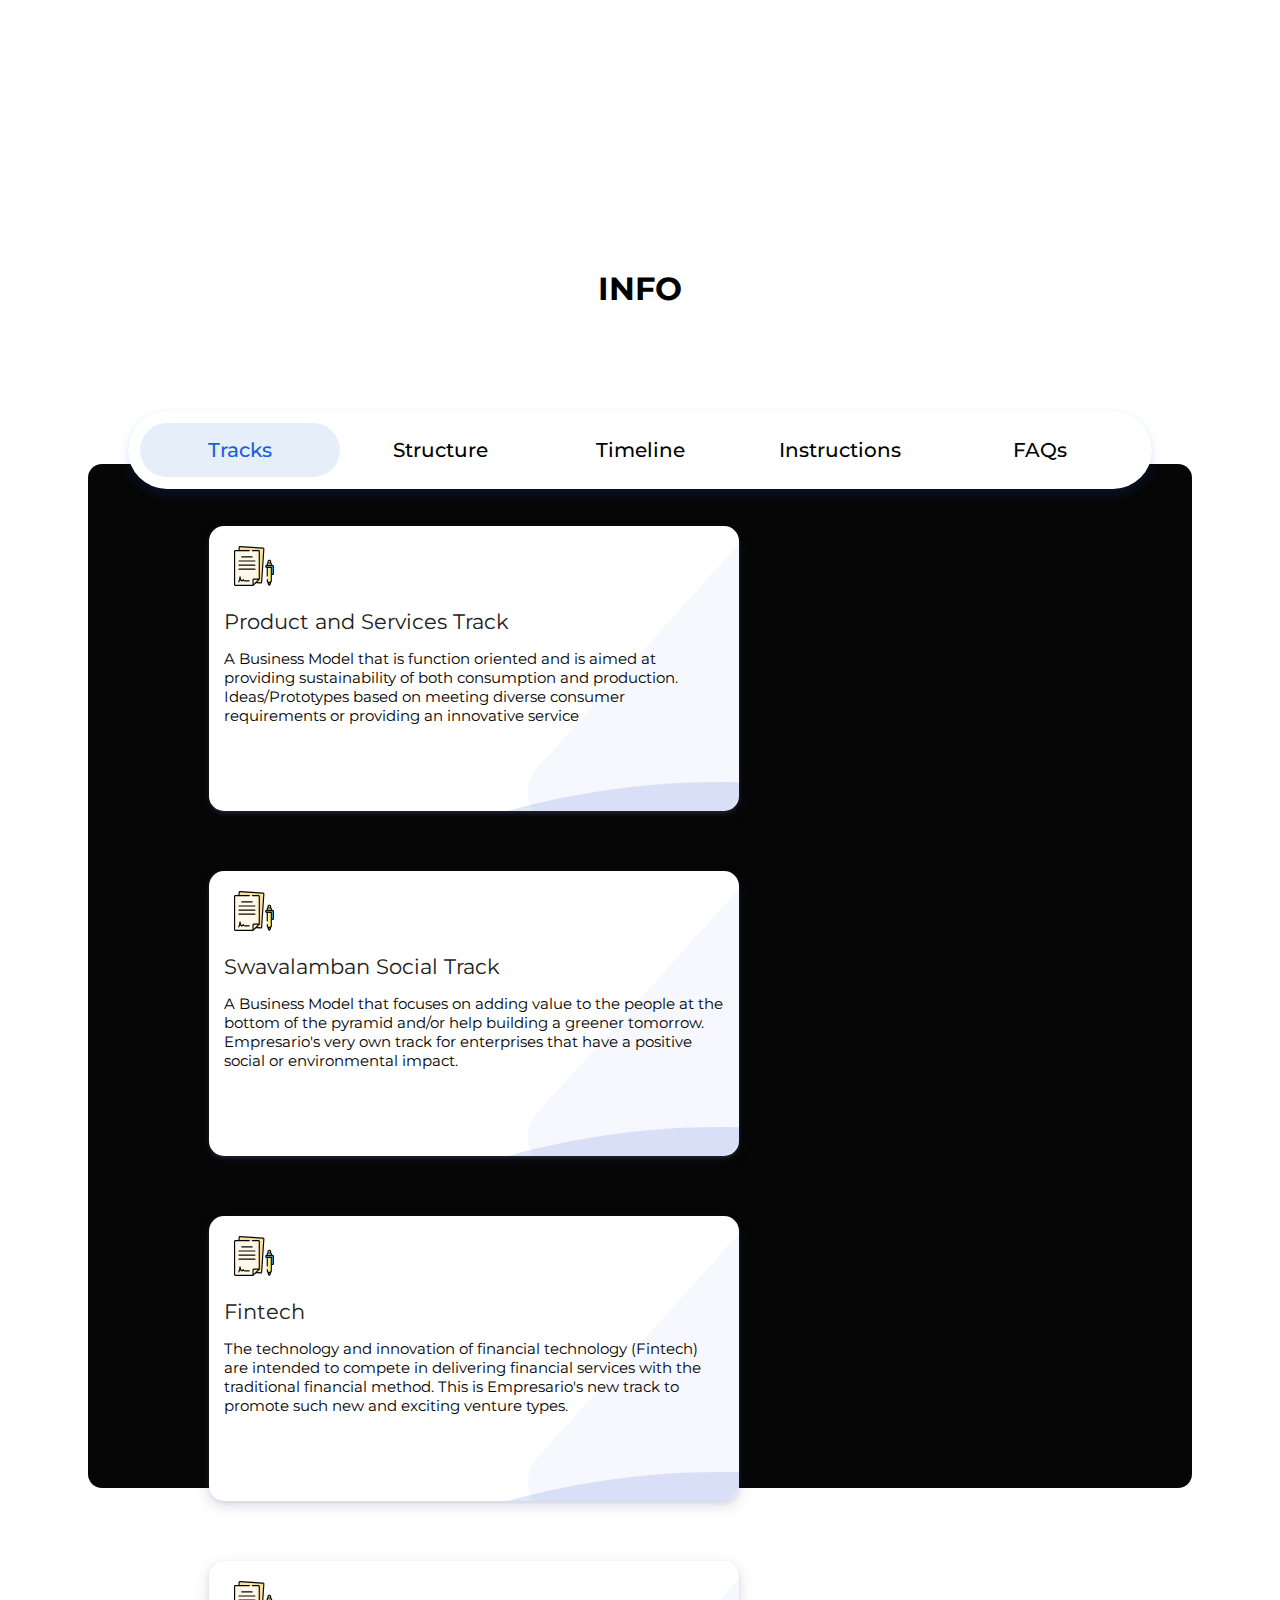
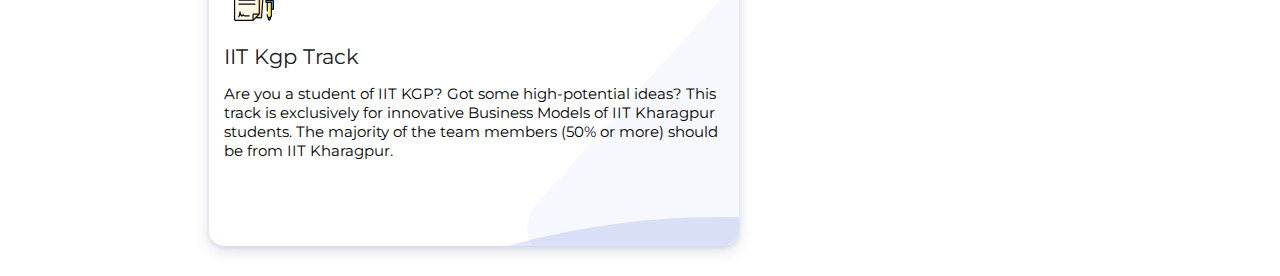
<file: info.html>
<!DOCTYPE html>
<html lang="en">
  <head>
    <meta charset="UTF-8" />
    <meta name="viewport" content="width=device-width, initial-scale=1.0" />
    <link rel="stylesheet" href="info.css" />
    <title>Info</title>
  </head>
  <body>
    <div class="container_one 7">
      <h1 class="header_one">INFO</h1>
      <div class="container">
        <div class="tabs">
          <input type="radio" id="radio-1" name="tabs" checked />
          <label class="tab" for="radio-1">Tracks</label>
          <input type="radio" id="radio-2" name="tabs" />
          <label class="tab" for="radio-2">Structure</label>
          <input type="radio" id="radio-3" name="tabs" />
          <label class="tab" for="radio-3">Timeline</label>
          <input type="radio" id="radio-4" name="tabs" />
          <label class="tab" for="radio-4">Instructions</label>
          <input type="radio" id="radio-5" name="tabs" />
          <label class="tab" for="radio-5">FAQs</label>
          <span class="glider"></span>
        </div>
      </div>
    </div>
    <div class="basicinfo">
      <div class="inner-container">
        <div class="section_our_solution">
          <div class="row">
            <div class="col-lg-12 col-md-12 col-sm-12">
              <div class="our_solution_category">
                <div class="solution_cards_box">
                  <div class="solution_card">
                    <div class="hover_color_bubble"></div>
                    <div class="so_top_icon">
                      <svg
                        xmlns="http://www.w3.org/2000/svg"
                        width="40"
                        viewBox="0 0 512 512"
                        height="50"
                        id="Layer_1"
                      >
                        <g>
                          <g>
                            <g>
                              <g>
                                <path
                                  fill="#fae19e"
                                  d="m47.478 452.317 295.441 19.76c5.511.369 10.277-3.8 10.645-9.31l28.393-424.517c.369-5.511-3.8-10.276-9.31-10.645l-295.441-19.76c-5.511-.369-10.276 3.8-10.645 9.31l-28.394 424.517c-.368 5.511 3.8 10.277 9.311 10.645z"
                                ></path>
                              </g>
                              <g>
                                <g>
                                  <g>
                                    <g>
                                      <g>
                                        <path
                                          fill="#fff9e9"
                                          d="m17.5 504.177h226.14l79.96-79.605v-355.86c0-5.523-4.477-10-10-10h-296.1c-5.523 0-10 4.477-10 10v425.466c0 5.522 4.477 9.999 10 9.999z"
                                        ></path>
                                      </g>
                                      <path
                                        fill="#fff4d6"
                                        d="m313.601 58.712h-40c5.523 0 10 4.477 10 10v355.861l-.258 40.078 40.258-40.078v-355.861c0-5.523-4.477-10-10-10z"
                                      ></path>
                                    </g>
                                  </g>
                                </g>
                                <path
                                  fill="#ffeec2"
                                  d="m243.64 504.177v-70.253c0-5.523 4.477-10 10-10h69.96z"
                                ></path>
                              </g>
                            </g>
                            <g>
                              <path
                                fill="#fed23a"
                                d="m468.636 248.58-33.372.165v-50.826c0-9.183 7.463-16.662 16.673-16.708h.007c9.217-.046 16.693 7.371 16.693 16.562v50.807z"
                              ></path>
                              <path
                                fill="#54b1ff"
                                d="m451.96 504.177c-10.362-10.277-16.196-24.263-16.208-38.857l-.062-73.973c0-.644.524-1.169 1.171-1.173l30.038-.149c.647-.003 1.171.517 1.171 1.161l.062 74.079c.012 14.531-5.749 28.472-16.015 38.756z"
                              ></path>
                              <path
                                fill="#fdf385"
                                d="m451.959 469.333h-.01c-14.434.072-26.14-11.542-26.14-25.935v-213.527c0-6.778 5.477-12.283 12.255-12.316l27.626-.137c6.826-.034 12.378 5.49 12.378 12.316v213.436c0 14.38-11.687 26.091-26.109 26.163z"
                              ></path>
                              <path
                                fill="#faee6e"
                                d="m465.69 217.417-23.769.118c6.037.79 10.708 5.94 10.708 12.198v213.437c0 9.823-5.455 18.397-13.507 22.87 3.79 2.115 8.164 3.317 12.826 3.293h.01c14.422-.072 26.109-11.783 26.109-26.163v-213.436c.001-6.826-5.551-12.351-12.377-12.317z"
                              ></path>
                              <path
                                fill="#54b1ff"
                                d="m491.274 247.925-71.615.355c-7.305.036-13.226 5.968-13.226 13.248 0 7.281 5.921 13.153 13.226 13.117l58.389-.29v77.489c0 7.281 5.921 13.153 13.226 13.117 7.305-.036 13.226-5.968 13.226-13.248v-90.672c0-7.28-5.922-13.152-13.226-13.116z"
                              ></path>
                              <g>
                                <path
                                  fill="#3da7ff"
                                  d="m491.274 247.925-38.441.188-.167 26.311 25.381-.067v77.489c0 7.281 5.921 13.153 13.226 13.117 7.305-.036 13.226-5.968 13.226-13.248v-90.672c.001-7.282-5.921-13.154-13.225-13.118z"
                                ></path>
                              </g>
                            </g>
                          </g>
                          <g fill="#060606">
                            <path
                              d="m373.147 20.122-295.44-19.761c-9.631-.638-17.984 6.665-18.629 16.293l-2.311 34.557h-39.267c-9.649 0-17.5 7.851-17.5 17.5v425.466c0 9.649 7.851 17.5 17.5 17.5h226.141c1.96 0 3.902-.801 5.292-2.185l34.138-33.987c.347.074.701.133 1.065.157l58.282 3.898c9.302.614 18.005-6.952 18.629-16.293l28.393-424.515c.639-9.528-6.766-17.993-16.293-18.63zm-122.006 465.902v-52.1c0-1.378 1.122-2.5 2.5-2.5h51.9zm94.939-23.757c-.244 1.51-1.131 2.286-2.66 2.327l-46.28-3.096 31.752-31.611c1.414-1.407 2.209-3.32 2.209-5.315v-355.86c0-9.649-7.851-17.5-17.5-17.5h-77.993c-9.697 0-9.697 15 0 15h77.993c1.379 0 2.5 1.122 2.5 2.5v347.712h-62.46c-9.649 0-17.5 7.851-17.5 17.5v62.753h-218.641c-1.378 0-2.5-1.122-2.5-2.5v-425.465c0-1.378 1.122-2.5 2.5-2.5h178.168c9.697 0 9.697-15 0-15h-123.868l2.244-33.556c.244-1.511 1.131-2.286 2.661-2.327l295.44 19.76c1.511.244 2.287 1.131 2.328 2.661z"
                            ></path>
                            <path
                              d="m267.827 237.047h-204.553c-4.142 0-7.5 3.358-7.5 7.5s3.358 7.5 7.5 7.5h204.553c4.143 0 7.5-3.358 7.5-7.5s-3.357-7.5-7.5-7.5z"
                            ></path>
                            <path
                              d="m267.827 289.332h-204.553c-4.142 0-7.5 3.358-7.5 7.5s3.358 7.5 7.5 7.5h204.553c4.143 0 7.5-3.358 7.5-7.5s-3.357-7.5-7.5-7.5z"
                            ></path>
                            <path
                              d="m55.774 192.262c0 4.142 3.358 7.5 7.5 7.5h204.553c4.143 0 7.5-3.358 7.5-7.5s-3.357-7.5-7.5-7.5h-204.553c-4.142 0-7.5 3.358-7.5 7.5z"
                            ></path>
                            <path
                              d="m91.807 139.977c0 4.142 3.358 7.5 7.5 7.5h132.487c4.142 0 7.5-3.358 7.5-7.5s-3.358-7.5-7.5-7.5h-132.487c-4.142 0-7.5 3.358-7.5 7.5z"
                            ></path>
                            <path
                              d="m194.755 438.787c-13.489.036-26.978.065-40.467.086-4.534.007-9.067.013-13.6.016-8.215.006-13.75-1.643-15.59-10.679-1.556-7.64-12.364-6.613-14.464 0-5.19 16.337-13.774 9.936-18.582-1.053-4.797-10.963-6.027-23.233-8.122-34.9-1.54-8.573-14.506-6.17-14.732 1.994-.298 10.751-1.302 21.331-4.031 31.758-2.815 10.758-7.034 21.097-11.222 31.376-3.651 8.961 10.867 12.816 14.464 3.988 3.711-9.108 7.427-18.266 10.193-27.714 5.14 12.36 15.774 26.34 30.927 18.101 2.819-1.533 5.452-3.712 7.763-6.253 7.88 9.106 19.609 8.388 30.584 8.375 15.627-.02 31.254-.054 46.881-.095 9.649-.025 9.667-15.025-.002-15z"
                            ></path>
                            <path
                              d="m505.932 246.439c-3.897-3.878-9.255-5.867-14.695-6.014l-5.668.028v-10.719c0-6.529-3.878-13.427-9.433-16.862v-15.098c0-31.069-48.372-30.934-48.372.146v15.1c-5.659 3.498-9.455 9.741-9.455 16.852v10.982c-24.966 1.7-25.037 39.745.028 41.232.16 33.575.152 66.6-.028 100.737-.049 9.414 14.949 9.966 15 .079.18-34.166.188-67.22.029-100.823l37.211-.185s-.048 110.848-.048 160.784c0 24.338-37.219 24.5-37.219-.253l.013-13.677c.585-9.68-14.387-10.583-14.973-.904v12.834c0 11 3.402 20.316 9.988 26.869.586 15.693 7.198 30.878 18.369 41.956 3.205 3.18 7.642 2.208 10.744-.182 11.365-11.385 17.769-26.394 18.169-42.414 4.951-4.931 9.908-9.896 9.908-26.896l.006-68.351c12.97 3.689 26.494-6.348 26.494-19.946v-90.672c0-5.523-2.155-10.709-6.068-14.603zm-72.623-5.727v-10.841c0-2.219 1.523-4.08 3.573-4.633l30.025-.149c.84.208 1.615.605 2.243 1.231.915.911 1.419 2.123 1.419 3.414v10.794zm18.671-52c4.604 0 9.155 4.514 9.155 9.062v12.166l-18.372.091v-12.111c.001-5.053 4.133-9.183 9.217-9.208zm-.011 303.901c-3.487-4.942-6.009-10.531-7.417-16.406 2.322.503 4.674.765 7.027.765 2.627 0 5.253-.326 7.839-.957-1.374 5.964-3.892 11.587-7.449 16.598zm45.031-140.899c0 7.101-11.452 7.66-11.452.131 0 0 .013-70.974.021-77.48.005-4.196-3.483-7.509-7.558-7.509l-58.389.29c-7.242 0-7.073-11.331.074-11.366l71.615-.355c3.463.295 5.359 2.168 5.688 5.617v90.672z"
                            ></path>
                          </g>
                        </g>
                      </svg>
                    </div>
                    <div class="solu_title">
                      <div>Product and Services Track</div>
                    </div>
                    <div class="solu_description">
                      <p>
                        A Business Model that is function oriented and is aimed
                        at providing sustainability of both consumption and
                        production. Ideas/Prototypes based on meeting diverse
                        consumer requirements or providing an innovative service
                      </p>
                    </div>
                  </div>
                </div>
              </div>
            </div>
          </div>
        </div>
        <div class="section_our_solution">
          <div class="row">
            <div class="col-lg-12 col-md-12 col-sm-12">
              <div class="our_solution_category">
                <div class="solution_cards_box">
                  <div class="solution_card">
                    <div class="hover_color_bubble"></div>
                    <div class="so_top_icon">
                      <svg
                        xmlns="http://www.w3.org/2000/svg"
                        width="40"
                        viewBox="0 0 512 512"
                        height="50"
                        id="Layer_1"
                      >
                        <g>
                          <g>
                            <g>
                              <g>
                                <path
                                  fill="#fae19e"
                                  d="m47.478 452.317 295.441 19.76c5.511.369 10.277-3.8 10.645-9.31l28.393-424.517c.369-5.511-3.8-10.276-9.31-10.645l-295.441-19.76c-5.511-.369-10.276 3.8-10.645 9.31l-28.394 424.517c-.368 5.511 3.8 10.277 9.311 10.645z"
                                ></path>
                              </g>
                              <g>
                                <g>
                                  <g>
                                    <g>
                                      <g>
                                        <path
                                          fill="#fff9e9"
                                          d="m17.5 504.177h226.14l79.96-79.605v-355.86c0-5.523-4.477-10-10-10h-296.1c-5.523 0-10 4.477-10 10v425.466c0 5.522 4.477 9.999 10 9.999z"
                                        ></path>
                                      </g>
                                      <path
                                        fill="#fff4d6"
                                        d="m313.601 58.712h-40c5.523 0 10 4.477 10 10v355.861l-.258 40.078 40.258-40.078v-355.861c0-5.523-4.477-10-10-10z"
                                      ></path>
                                    </g>
                                  </g>
                                </g>
                                <path
                                  fill="#ffeec2"
                                  d="m243.64 504.177v-70.253c0-5.523 4.477-10 10-10h69.96z"
                                ></path>
                              </g>
                            </g>
                            <g>
                              <path
                                fill="#fed23a"
                                d="m468.636 248.58-33.372.165v-50.826c0-9.183 7.463-16.662 16.673-16.708h.007c9.217-.046 16.693 7.371 16.693 16.562v50.807z"
                              ></path>
                              <path
                                fill="#54b1ff"
                                d="m451.96 504.177c-10.362-10.277-16.196-24.263-16.208-38.857l-.062-73.973c0-.644.524-1.169 1.171-1.173l30.038-.149c.647-.003 1.171.517 1.171 1.161l.062 74.079c.012 14.531-5.749 28.472-16.015 38.756z"
                              ></path>
                              <path
                                fill="#fdf385"
                                d="m451.959 469.333h-.01c-14.434.072-26.14-11.542-26.14-25.935v-213.527c0-6.778 5.477-12.283 12.255-12.316l27.626-.137c6.826-.034 12.378 5.49 12.378 12.316v213.436c0 14.38-11.687 26.091-26.109 26.163z"
                              ></path>
                              <path
                                fill="#faee6e"
                                d="m465.69 217.417-23.769.118c6.037.79 10.708 5.94 10.708 12.198v213.437c0 9.823-5.455 18.397-13.507 22.87 3.79 2.115 8.164 3.317 12.826 3.293h.01c14.422-.072 26.109-11.783 26.109-26.163v-213.436c.001-6.826-5.551-12.351-12.377-12.317z"
                              ></path>
                              <path
                                fill="#54b1ff"
                                d="m491.274 247.925-71.615.355c-7.305.036-13.226 5.968-13.226 13.248 0 7.281 5.921 13.153 13.226 13.117l58.389-.29v77.489c0 7.281 5.921 13.153 13.226 13.117 7.305-.036 13.226-5.968 13.226-13.248v-90.672c0-7.28-5.922-13.152-13.226-13.116z"
                              ></path>
                              <g>
                                <path
                                  fill="#3da7ff"
                                  d="m491.274 247.925-38.441.188-.167 26.311 25.381-.067v77.489c0 7.281 5.921 13.153 13.226 13.117 7.305-.036 13.226-5.968 13.226-13.248v-90.672c.001-7.282-5.921-13.154-13.225-13.118z"
                                ></path>
                              </g>
                            </g>
                          </g>
                          <g fill="#060606">
                            <path
                              d="m373.147 20.122-295.44-19.761c-9.631-.638-17.984 6.665-18.629 16.293l-2.311 34.557h-39.267c-9.649 0-17.5 7.851-17.5 17.5v425.466c0 9.649 7.851 17.5 17.5 17.5h226.141c1.96 0 3.902-.801 5.292-2.185l34.138-33.987c.347.074.701.133 1.065.157l58.282 3.898c9.302.614 18.005-6.952 18.629-16.293l28.393-424.515c.639-9.528-6.766-17.993-16.293-18.63zm-122.006 465.902v-52.1c0-1.378 1.122-2.5 2.5-2.5h51.9zm94.939-23.757c-.244 1.51-1.131 2.286-2.66 2.327l-46.28-3.096 31.752-31.611c1.414-1.407 2.209-3.32 2.209-5.315v-355.86c0-9.649-7.851-17.5-17.5-17.5h-77.993c-9.697 0-9.697 15 0 15h77.993c1.379 0 2.5 1.122 2.5 2.5v347.712h-62.46c-9.649 0-17.5 7.851-17.5 17.5v62.753h-218.641c-1.378 0-2.5-1.122-2.5-2.5v-425.465c0-1.378 1.122-2.5 2.5-2.5h178.168c9.697 0 9.697-15 0-15h-123.868l2.244-33.556c.244-1.511 1.131-2.286 2.661-2.327l295.44 19.76c1.511.244 2.287 1.131 2.328 2.661z"
                            ></path>
                            <path
                              d="m267.827 237.047h-204.553c-4.142 0-7.5 3.358-7.5 7.5s3.358 7.5 7.5 7.5h204.553c4.143 0 7.5-3.358 7.5-7.5s-3.357-7.5-7.5-7.5z"
                            ></path>
                            <path
                              d="m267.827 289.332h-204.553c-4.142 0-7.5 3.358-7.5 7.5s3.358 7.5 7.5 7.5h204.553c4.143 0 7.5-3.358 7.5-7.5s-3.357-7.5-7.5-7.5z"
                            ></path>
                            <path
                              d="m55.774 192.262c0 4.142 3.358 7.5 7.5 7.5h204.553c4.143 0 7.5-3.358 7.5-7.5s-3.357-7.5-7.5-7.5h-204.553c-4.142 0-7.5 3.358-7.5 7.5z"
                            ></path>
                            <path
                              d="m91.807 139.977c0 4.142 3.358 7.5 7.5 7.5h132.487c4.142 0 7.5-3.358 7.5-7.5s-3.358-7.5-7.5-7.5h-132.487c-4.142 0-7.5 3.358-7.5 7.5z"
                            ></path>
                            <path
                              d="m194.755 438.787c-13.489.036-26.978.065-40.467.086-4.534.007-9.067.013-13.6.016-8.215.006-13.75-1.643-15.59-10.679-1.556-7.64-12.364-6.613-14.464 0-5.19 16.337-13.774 9.936-18.582-1.053-4.797-10.963-6.027-23.233-8.122-34.9-1.54-8.573-14.506-6.17-14.732 1.994-.298 10.751-1.302 21.331-4.031 31.758-2.815 10.758-7.034 21.097-11.222 31.376-3.651 8.961 10.867 12.816 14.464 3.988 3.711-9.108 7.427-18.266 10.193-27.714 5.14 12.36 15.774 26.34 30.927 18.101 2.819-1.533 5.452-3.712 7.763-6.253 7.88 9.106 19.609 8.388 30.584 8.375 15.627-.02 31.254-.054 46.881-.095 9.649-.025 9.667-15.025-.002-15z"
                            ></path>
                            <path
                              d="m505.932 246.439c-3.897-3.878-9.255-5.867-14.695-6.014l-5.668.028v-10.719c0-6.529-3.878-13.427-9.433-16.862v-15.098c0-31.069-48.372-30.934-48.372.146v15.1c-5.659 3.498-9.455 9.741-9.455 16.852v10.982c-24.966 1.7-25.037 39.745.028 41.232.16 33.575.152 66.6-.028 100.737-.049 9.414 14.949 9.966 15 .079.18-34.166.188-67.22.029-100.823l37.211-.185s-.048 110.848-.048 160.784c0 24.338-37.219 24.5-37.219-.253l.013-13.677c.585-9.68-14.387-10.583-14.973-.904v12.834c0 11 3.402 20.316 9.988 26.869.586 15.693 7.198 30.878 18.369 41.956 3.205 3.18 7.642 2.208 10.744-.182 11.365-11.385 17.769-26.394 18.169-42.414 4.951-4.931 9.908-9.896 9.908-26.896l.006-68.351c12.97 3.689 26.494-6.348 26.494-19.946v-90.672c0-5.523-2.155-10.709-6.068-14.603zm-72.623-5.727v-10.841c0-2.219 1.523-4.08 3.573-4.633l30.025-.149c.84.208 1.615.605 2.243 1.231.915.911 1.419 2.123 1.419 3.414v10.794zm18.671-52c4.604 0 9.155 4.514 9.155 9.062v12.166l-18.372.091v-12.111c.001-5.053 4.133-9.183 9.217-9.208zm-.011 303.901c-3.487-4.942-6.009-10.531-7.417-16.406 2.322.503 4.674.765 7.027.765 2.627 0 5.253-.326 7.839-.957-1.374 5.964-3.892 11.587-7.449 16.598zm45.031-140.899c0 7.101-11.452 7.66-11.452.131 0 0 .013-70.974.021-77.48.005-4.196-3.483-7.509-7.558-7.509l-58.389.29c-7.242 0-7.073-11.331.074-11.366l71.615-.355c3.463.295 5.359 2.168 5.688 5.617v90.672z"
                            ></path>
                          </g>
                        </g>
                      </svg>
                    </div>
                    <div class="solu_title">
                      <div>Swavalamban Social Track</div>
                    </div>
                    <div class="solu_description">
                      <p>
                        A Business Model that focuses on adding value to the
                        people at the bottom of the pyramid and/or help building
                        a greener tomorrow. Empresario's very own track for
                        enterprises that have a positive social or environmental
                        impact.
                      </p>
                    </div>
                  </div>
                </div>
              </div>
            </div>
          </div>
        </div>
        <div class="section_our_solution">
          <div class="row">
            <div class="col-lg-12 col-md-12 col-sm-12">
              <div class="our_solution_category">
                <div class="solution_cards_box">
                  <div class="solution_card">
                    <div class="hover_color_bubble"></div>
                    <div class="so_top_icon">
                      <svg
                        xmlns="http://www.w3.org/2000/svg"
                        width="40"
                        viewBox="0 0 512 512"
                        height="50"
                        id="Layer_1"
                      >
                        <g>
                          <g>
                            <g>
                              <g>
                                <path
                                  fill="#fae19e"
                                  d="m47.478 452.317 295.441 19.76c5.511.369 10.277-3.8 10.645-9.31l28.393-424.517c.369-5.511-3.8-10.276-9.31-10.645l-295.441-19.76c-5.511-.369-10.276 3.8-10.645 9.31l-28.394 424.517c-.368 5.511 3.8 10.277 9.311 10.645z"
                                ></path>
                              </g>
                              <g>
                                <g>
                                  <g>
                                    <g>
                                      <g>
                                        <path
                                          fill="#fff9e9"
                                          d="m17.5 504.177h226.14l79.96-79.605v-355.86c0-5.523-4.477-10-10-10h-296.1c-5.523 0-10 4.477-10 10v425.466c0 5.522 4.477 9.999 10 9.999z"
                                        ></path>
                                      </g>
                                      <path
                                        fill="#fff4d6"
                                        d="m313.601 58.712h-40c5.523 0 10 4.477 10 10v355.861l-.258 40.078 40.258-40.078v-355.861c0-5.523-4.477-10-10-10z"
                                      ></path>
                                    </g>
                                  </g>
                                </g>
                                <path
                                  fill="#ffeec2"
                                  d="m243.64 504.177v-70.253c0-5.523 4.477-10 10-10h69.96z"
                                ></path>
                              </g>
                            </g>
                            <g>
                              <path
                                fill="#fed23a"
                                d="m468.636 248.58-33.372.165v-50.826c0-9.183 7.463-16.662 16.673-16.708h.007c9.217-.046 16.693 7.371 16.693 16.562v50.807z"
                              ></path>
                              <path
                                fill="#54b1ff"
                                d="m451.96 504.177c-10.362-10.277-16.196-24.263-16.208-38.857l-.062-73.973c0-.644.524-1.169 1.171-1.173l30.038-.149c.647-.003 1.171.517 1.171 1.161l.062 74.079c.012 14.531-5.749 28.472-16.015 38.756z"
                              ></path>
                              <path
                                fill="#fdf385"
                                d="m451.959 469.333h-.01c-14.434.072-26.14-11.542-26.14-25.935v-213.527c0-6.778 5.477-12.283 12.255-12.316l27.626-.137c6.826-.034 12.378 5.49 12.378 12.316v213.436c0 14.38-11.687 26.091-26.109 26.163z"
                              ></path>
                              <path
                                fill="#faee6e"
                                d="m465.69 217.417-23.769.118c6.037.79 10.708 5.94 10.708 12.198v213.437c0 9.823-5.455 18.397-13.507 22.87 3.79 2.115 8.164 3.317 12.826 3.293h.01c14.422-.072 26.109-11.783 26.109-26.163v-213.436c.001-6.826-5.551-12.351-12.377-12.317z"
                              ></path>
                              <path
                                fill="#54b1ff"
                                d="m491.274 247.925-71.615.355c-7.305.036-13.226 5.968-13.226 13.248 0 7.281 5.921 13.153 13.226 13.117l58.389-.29v77.489c0 7.281 5.921 13.153 13.226 13.117 7.305-.036 13.226-5.968 13.226-13.248v-90.672c0-7.28-5.922-13.152-13.226-13.116z"
                              ></path>
                              <g>
                                <path
                                  fill="#3da7ff"
                                  d="m491.274 247.925-38.441.188-.167 26.311 25.381-.067v77.489c0 7.281 5.921 13.153 13.226 13.117 7.305-.036 13.226-5.968 13.226-13.248v-90.672c.001-7.282-5.921-13.154-13.225-13.118z"
                                ></path>
                              </g>
                            </g>
                          </g>
                          <g fill="#060606">
                            <path
                              d="m373.147 20.122-295.44-19.761c-9.631-.638-17.984 6.665-18.629 16.293l-2.311 34.557h-39.267c-9.649 0-17.5 7.851-17.5 17.5v425.466c0 9.649 7.851 17.5 17.5 17.5h226.141c1.96 0 3.902-.801 5.292-2.185l34.138-33.987c.347.074.701.133 1.065.157l58.282 3.898c9.302.614 18.005-6.952 18.629-16.293l28.393-424.515c.639-9.528-6.766-17.993-16.293-18.63zm-122.006 465.902v-52.1c0-1.378 1.122-2.5 2.5-2.5h51.9zm94.939-23.757c-.244 1.51-1.131 2.286-2.66 2.327l-46.28-3.096 31.752-31.611c1.414-1.407 2.209-3.32 2.209-5.315v-355.86c0-9.649-7.851-17.5-17.5-17.5h-77.993c-9.697 0-9.697 15 0 15h77.993c1.379 0 2.5 1.122 2.5 2.5v347.712h-62.46c-9.649 0-17.5 7.851-17.5 17.5v62.753h-218.641c-1.378 0-2.5-1.122-2.5-2.5v-425.465c0-1.378 1.122-2.5 2.5-2.5h178.168c9.697 0 9.697-15 0-15h-123.868l2.244-33.556c.244-1.511 1.131-2.286 2.661-2.327l295.44 19.76c1.511.244 2.287 1.131 2.328 2.661z"
                            ></path>
                            <path
                              d="m267.827 237.047h-204.553c-4.142 0-7.5 3.358-7.5 7.5s3.358 7.5 7.5 7.5h204.553c4.143 0 7.5-3.358 7.5-7.5s-3.357-7.5-7.5-7.5z"
                            ></path>
                            <path
                              d="m267.827 289.332h-204.553c-4.142 0-7.5 3.358-7.5 7.5s3.358 7.5 7.5 7.5h204.553c4.143 0 7.5-3.358 7.5-7.5s-3.357-7.5-7.5-7.5z"
                            ></path>
                            <path
                              d="m55.774 192.262c0 4.142 3.358 7.5 7.5 7.5h204.553c4.143 0 7.5-3.358 7.5-7.5s-3.357-7.5-7.5-7.5h-204.553c-4.142 0-7.5 3.358-7.5 7.5z"
                            ></path>
                            <path
                              d="m91.807 139.977c0 4.142 3.358 7.5 7.5 7.5h132.487c4.142 0 7.5-3.358 7.5-7.5s-3.358-7.5-7.5-7.5h-132.487c-4.142 0-7.5 3.358-7.5 7.5z"
                            ></path>
                            <path
                              d="m194.755 438.787c-13.489.036-26.978.065-40.467.086-4.534.007-9.067.013-13.6.016-8.215.006-13.75-1.643-15.59-10.679-1.556-7.64-12.364-6.613-14.464 0-5.19 16.337-13.774 9.936-18.582-1.053-4.797-10.963-6.027-23.233-8.122-34.9-1.54-8.573-14.506-6.17-14.732 1.994-.298 10.751-1.302 21.331-4.031 31.758-2.815 10.758-7.034 21.097-11.222 31.376-3.651 8.961 10.867 12.816 14.464 3.988 3.711-9.108 7.427-18.266 10.193-27.714 5.14 12.36 15.774 26.34 30.927 18.101 2.819-1.533 5.452-3.712 7.763-6.253 7.88 9.106 19.609 8.388 30.584 8.375 15.627-.02 31.254-.054 46.881-.095 9.649-.025 9.667-15.025-.002-15z"
                            ></path>
                            <path
                              d="m505.932 246.439c-3.897-3.878-9.255-5.867-14.695-6.014l-5.668.028v-10.719c0-6.529-3.878-13.427-9.433-16.862v-15.098c0-31.069-48.372-30.934-48.372.146v15.1c-5.659 3.498-9.455 9.741-9.455 16.852v10.982c-24.966 1.7-25.037 39.745.028 41.232.16 33.575.152 66.6-.028 100.737-.049 9.414 14.949 9.966 15 .079.18-34.166.188-67.22.029-100.823l37.211-.185s-.048 110.848-.048 160.784c0 24.338-37.219 24.5-37.219-.253l.013-13.677c.585-9.68-14.387-10.583-14.973-.904v12.834c0 11 3.402 20.316 9.988 26.869.586 15.693 7.198 30.878 18.369 41.956 3.205 3.18 7.642 2.208 10.744-.182 11.365-11.385 17.769-26.394 18.169-42.414 4.951-4.931 9.908-9.896 9.908-26.896l.006-68.351c12.97 3.689 26.494-6.348 26.494-19.946v-90.672c0-5.523-2.155-10.709-6.068-14.603zm-72.623-5.727v-10.841c0-2.219 1.523-4.08 3.573-4.633l30.025-.149c.84.208 1.615.605 2.243 1.231.915.911 1.419 2.123 1.419 3.414v10.794zm18.671-52c4.604 0 9.155 4.514 9.155 9.062v12.166l-18.372.091v-12.111c.001-5.053 4.133-9.183 9.217-9.208zm-.011 303.901c-3.487-4.942-6.009-10.531-7.417-16.406 2.322.503 4.674.765 7.027.765 2.627 0 5.253-.326 7.839-.957-1.374 5.964-3.892 11.587-7.449 16.598zm45.031-140.899c0 7.101-11.452 7.66-11.452.131 0 0 .013-70.974.021-77.48.005-4.196-3.483-7.509-7.558-7.509l-58.389.29c-7.242 0-7.073-11.331.074-11.366l71.615-.355c3.463.295 5.359 2.168 5.688 5.617v90.672z"
                            ></path>
                          </g>
                        </g>
                      </svg>
                    </div>
                    <div class="solu_title">
                      <div>Fintech</div>
                    </div>
                    <div class="solu_description">
                      <p>
                        The technology and innovation of financial technology
                        (Fintech) are intended to compete in delivering
                        financial services with the traditional financial
                        method. This is Empresario's new track to promote such
                        new and exciting venture types.
                      </p>
                    </div>
                  </div>
                </div>
              </div>
            </div>
          </div>
        </div>
        <div class="section_our_solution">
          <div class="row">
            <div class="col-lg-12 col-md-12 col-sm-12">
              <div class="our_solution_category">
                <div class="solution_cards_box">
                  <div class="solution_card">
                    <div class="hover_color_bubble"></div>
                    <div class="so_top_icon">
                      <svg
                        xmlns="http://www.w3.org/2000/svg"
                        width="40"
                        viewBox="0 0 512 512"
                        height="50"
                        id="Layer_1"
                      >
                        <g>
                          <g>
                            <g>
                              <g>
                                <path
                                  fill="#fae19e"
                                  d="m47.478 452.317 295.441 19.76c5.511.369 10.277-3.8 10.645-9.31l28.393-424.517c.369-5.511-3.8-10.276-9.31-10.645l-295.441-19.76c-5.511-.369-10.276 3.8-10.645 9.31l-28.394 424.517c-.368 5.511 3.8 10.277 9.311 10.645z"
                                ></path>
                              </g>
                              <g>
                                <g>
                                  <g>
                                    <g>
                                      <g>
                                        <path
                                          fill="#fff9e9"
                                          d="m17.5 504.177h226.14l79.96-79.605v-355.86c0-5.523-4.477-10-10-10h-296.1c-5.523 0-10 4.477-10 10v425.466c0 5.522 4.477 9.999 10 9.999z"
                                        ></path>
                                      </g>
                                      <path
                                        fill="#fff4d6"
                                        d="m313.601 58.712h-40c5.523 0 10 4.477 10 10v355.861l-.258 40.078 40.258-40.078v-355.861c0-5.523-4.477-10-10-10z"
                                      ></path>
                                    </g>
                                  </g>
                                </g>
                                <path
                                  fill="#ffeec2"
                                  d="m243.64 504.177v-70.253c0-5.523 4.477-10 10-10h69.96z"
                                ></path>
                              </g>
                            </g>
                            <g>
                              <path
                                fill="#fed23a"
                                d="m468.636 248.58-33.372.165v-50.826c0-9.183 7.463-16.662 16.673-16.708h.007c9.217-.046 16.693 7.371 16.693 16.562v50.807z"
                              ></path>
                              <path
                                fill="#54b1ff"
                                d="m451.96 504.177c-10.362-10.277-16.196-24.263-16.208-38.857l-.062-73.973c0-.644.524-1.169 1.171-1.173l30.038-.149c.647-.003 1.171.517 1.171 1.161l.062 74.079c.012 14.531-5.749 28.472-16.015 38.756z"
                              ></path>
                              <path
                                fill="#fdf385"
                                d="m451.959 469.333h-.01c-14.434.072-26.14-11.542-26.14-25.935v-213.527c0-6.778 5.477-12.283 12.255-12.316l27.626-.137c6.826-.034 12.378 5.49 12.378 12.316v213.436c0 14.38-11.687 26.091-26.109 26.163z"
                              ></path>
                              <path
                                fill="#faee6e"
                                d="m465.69 217.417-23.769.118c6.037.79 10.708 5.94 10.708 12.198v213.437c0 9.823-5.455 18.397-13.507 22.87 3.79 2.115 8.164 3.317 12.826 3.293h.01c14.422-.072 26.109-11.783 26.109-26.163v-213.436c.001-6.826-5.551-12.351-12.377-12.317z"
                              ></path>
                              <path
                                fill="#54b1ff"
                                d="m491.274 247.925-71.615.355c-7.305.036-13.226 5.968-13.226 13.248 0 7.281 5.921 13.153 13.226 13.117l58.389-.29v77.489c0 7.281 5.921 13.153 13.226 13.117 7.305-.036 13.226-5.968 13.226-13.248v-90.672c0-7.28-5.922-13.152-13.226-13.116z"
                              ></path>
                              <g>
                                <path
                                  fill="#3da7ff"
                                  d="m491.274 247.925-38.441.188-.167 26.311 25.381-.067v77.489c0 7.281 5.921 13.153 13.226 13.117 7.305-.036 13.226-5.968 13.226-13.248v-90.672c.001-7.282-5.921-13.154-13.225-13.118z"
                                ></path>
                              </g>
                            </g>
                          </g>
                          <g fill="#060606">
                            <path
                              d="m373.147 20.122-295.44-19.761c-9.631-.638-17.984 6.665-18.629 16.293l-2.311 34.557h-39.267c-9.649 0-17.5 7.851-17.5 17.5v425.466c0 9.649 7.851 17.5 17.5 17.5h226.141c1.96 0 3.902-.801 5.292-2.185l34.138-33.987c.347.074.701.133 1.065.157l58.282 3.898c9.302.614 18.005-6.952 18.629-16.293l28.393-424.515c.639-9.528-6.766-17.993-16.293-18.63zm-122.006 465.902v-52.1c0-1.378 1.122-2.5 2.5-2.5h51.9zm94.939-23.757c-.244 1.51-1.131 2.286-2.66 2.327l-46.28-3.096 31.752-31.611c1.414-1.407 2.209-3.32 2.209-5.315v-355.86c0-9.649-7.851-17.5-17.5-17.5h-77.993c-9.697 0-9.697 15 0 15h77.993c1.379 0 2.5 1.122 2.5 2.5v347.712h-62.46c-9.649 0-17.5 7.851-17.5 17.5v62.753h-218.641c-1.378 0-2.5-1.122-2.5-2.5v-425.465c0-1.378 1.122-2.5 2.5-2.5h178.168c9.697 0 9.697-15 0-15h-123.868l2.244-33.556c.244-1.511 1.131-2.286 2.661-2.327l295.44 19.76c1.511.244 2.287 1.131 2.328 2.661z"
                            ></path>
                            <path
                              d="m267.827 237.047h-204.553c-4.142 0-7.5 3.358-7.5 7.5s3.358 7.5 7.5 7.5h204.553c4.143 0 7.5-3.358 7.5-7.5s-3.357-7.5-7.5-7.5z"
                            ></path>
                            <path
                              d="m267.827 289.332h-204.553c-4.142 0-7.5 3.358-7.5 7.5s3.358 7.5 7.5 7.5h204.553c4.143 0 7.5-3.358 7.5-7.5s-3.357-7.5-7.5-7.5z"
                            ></path>
                            <path
                              d="m55.774 192.262c0 4.142 3.358 7.5 7.5 7.5h204.553c4.143 0 7.5-3.358 7.5-7.5s-3.357-7.5-7.5-7.5h-204.553c-4.142 0-7.5 3.358-7.5 7.5z"
                            ></path>
                            <path
                              d="m91.807 139.977c0 4.142 3.358 7.5 7.5 7.5h132.487c4.142 0 7.5-3.358 7.5-7.5s-3.358-7.5-7.5-7.5h-132.487c-4.142 0-7.5 3.358-7.5 7.5z"
                            ></path>
                            <path
                              d="m194.755 438.787c-13.489.036-26.978.065-40.467.086-4.534.007-9.067.013-13.6.016-8.215.006-13.75-1.643-15.59-10.679-1.556-7.64-12.364-6.613-14.464 0-5.19 16.337-13.774 9.936-18.582-1.053-4.797-10.963-6.027-23.233-8.122-34.9-1.54-8.573-14.506-6.17-14.732 1.994-.298 10.751-1.302 21.331-4.031 31.758-2.815 10.758-7.034 21.097-11.222 31.376-3.651 8.961 10.867 12.816 14.464 3.988 3.711-9.108 7.427-18.266 10.193-27.714 5.14 12.36 15.774 26.34 30.927 18.101 2.819-1.533 5.452-3.712 7.763-6.253 7.88 9.106 19.609 8.388 30.584 8.375 15.627-.02 31.254-.054 46.881-.095 9.649-.025 9.667-15.025-.002-15z"
                            ></path>
                            <path
                              d="m505.932 246.439c-3.897-3.878-9.255-5.867-14.695-6.014l-5.668.028v-10.719c0-6.529-3.878-13.427-9.433-16.862v-15.098c0-31.069-48.372-30.934-48.372.146v15.1c-5.659 3.498-9.455 9.741-9.455 16.852v10.982c-24.966 1.7-25.037 39.745.028 41.232.16 33.575.152 66.6-.028 100.737-.049 9.414 14.949 9.966 15 .079.18-34.166.188-67.22.029-100.823l37.211-.185s-.048 110.848-.048 160.784c0 24.338-37.219 24.5-37.219-.253l.013-13.677c.585-9.68-14.387-10.583-14.973-.904v12.834c0 11 3.402 20.316 9.988 26.869.586 15.693 7.198 30.878 18.369 41.956 3.205 3.18 7.642 2.208 10.744-.182 11.365-11.385 17.769-26.394 18.169-42.414 4.951-4.931 9.908-9.896 9.908-26.896l.006-68.351c12.97 3.689 26.494-6.348 26.494-19.946v-90.672c0-5.523-2.155-10.709-6.068-14.603zm-72.623-5.727v-10.841c0-2.219 1.523-4.08 3.573-4.633l30.025-.149c.84.208 1.615.605 2.243 1.231.915.911 1.419 2.123 1.419 3.414v10.794zm18.671-52c4.604 0 9.155 4.514 9.155 9.062v12.166l-18.372.091v-12.111c.001-5.053 4.133-9.183 9.217-9.208zm-.011 303.901c-3.487-4.942-6.009-10.531-7.417-16.406 2.322.503 4.674.765 7.027.765 2.627 0 5.253-.326 7.839-.957-1.374 5.964-3.892 11.587-7.449 16.598zm45.031-140.899c0 7.101-11.452 7.66-11.452.131 0 0 .013-70.974.021-77.48.005-4.196-3.483-7.509-7.558-7.509l-58.389.29c-7.242 0-7.073-11.331.074-11.366l71.615-.355c3.463.295 5.359 2.168 5.688 5.617v90.672z"
                            ></path>
                          </g>
                        </g>
                      </svg>
                    </div>
                    <div class="solu_title">
                      <div>IIT Kgp Track</div>
                    </div>
                    <div class="solu_description">
                      <p>
                        Are you a student of IIT KGP? Got some high-potential
                        ideas? This track is exclusively for innovative Business
                        Models of IIT Kharagpur students. The majority of the
                        team members (50% or more) should be from IIT Kharagpur.
                      </p>
                    </div>
                  </div>
                </div>
              </div>
            </div>
          </div>
        </div>
      </div>
    </div>
  </body>
</html>
</file>
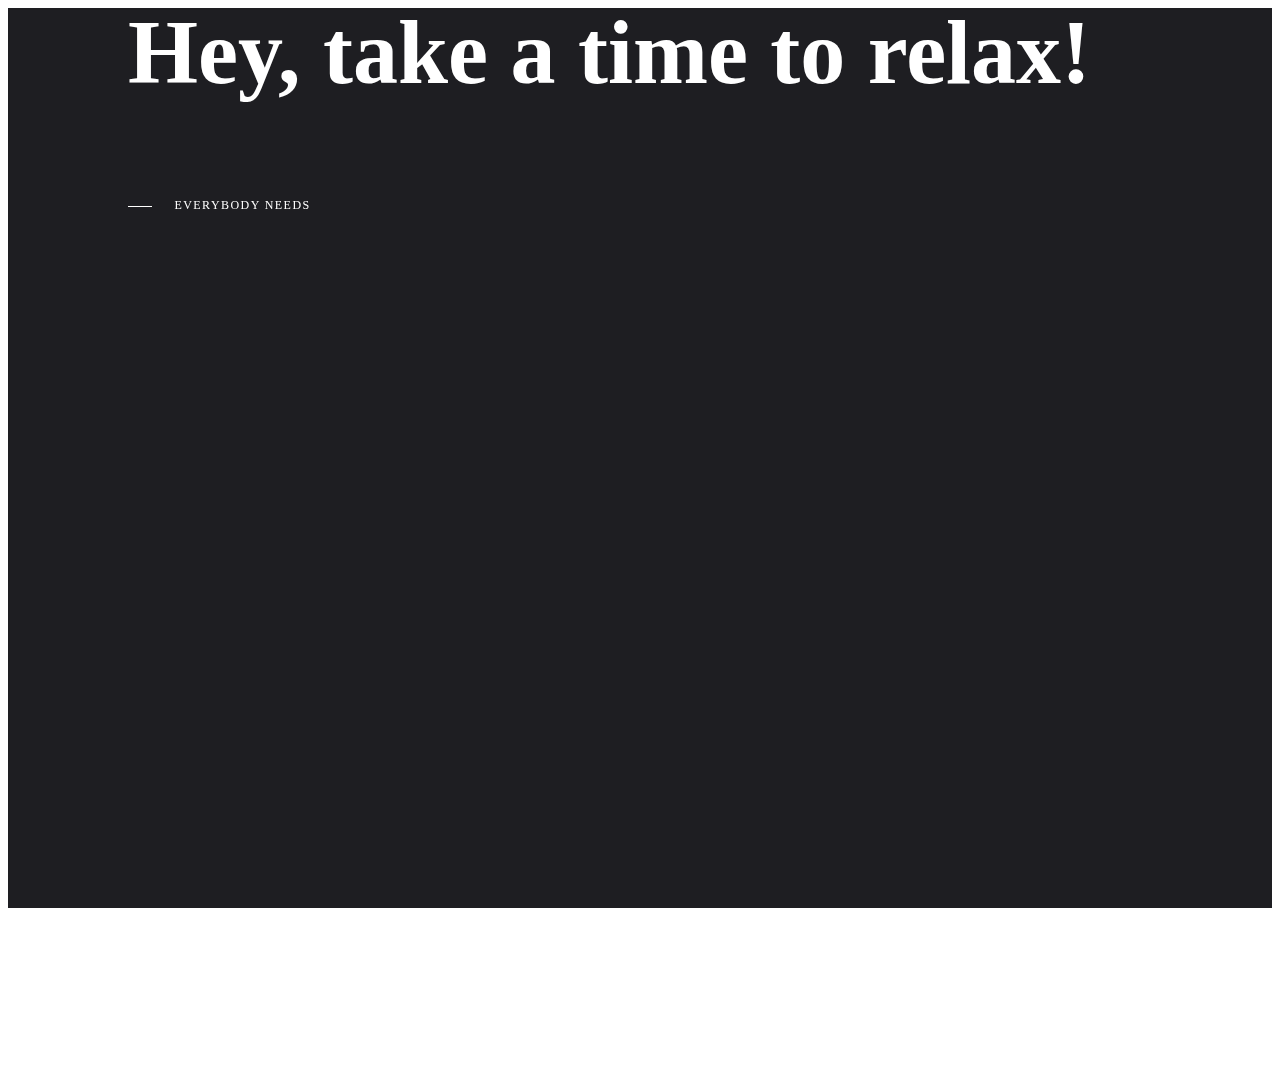
<file: slider.html>
<!DOCTYPE html>
<html lang="en">
<head>
    <meta charset="UTF-8">
    <meta name="viewport" content="width=device-width, initial-scale=1.0">
    <title>Document</title>
</head>

<style>
    .pagination {
        position: absolute !important;
        width: 100%;
        text-align: center;
        right: 0;
        padding: 0 !important;
        bottom: 30px;
        z-index: 999;
        
        &__item {
          cursor: pointer;
          display: inline-block;
          white-space: nowrap;
          font-size: 0;
          width: 10px;
          height: 10px;
          border: 1px solid #fff;
          margin: 0 5px;
          transition: .2s ease-in-out;
          
          &.is-current,
          &:hover{
            background-color: #fff;
          }
        }
      }
      
      .container {
        position: relative;
        margin: 0 auto;
        
        @media (max-width: 699px) {
          padding-right: 40px;
          padding-left: 40px;
        }
        
        @media (min-width: 700px) and (max-width: 1599px) {
          padding-right: 7.5rem;
          padding-left: 7.5rem;
          max-width: 140rem;
        }
        
        @media (min-width: 1600px) {
          padding-right: 9.5625rem;
          padding-left: 9.5625rem;
          max-width: 144.125rem;
        }
      }
      
      .background-absolute {
        position: absolute;
        top: 0;
        right: 0;
        bottom: 0;
        left: 0;
        background-position: center;
        background-size: cover;  
      }
      
      .slideshow {
        position: relative;
        color: #ffffff;
        background-color: #1e1e22;
        overflow: hidden;
        height: 100vh;
        min-height: 400px;
        
        &__slide {
          visibility: hidden;
          transition: visibility 0s 1.7s;
          
          &.is-current {
            visibility: visible;
            transition-delay: 0s;
          }
        }
        
        @media (max-width: 699px) {
          .slideshow__slide {
            position: absolute;
            top: 0;
            right: 0;
            bottom: 0;
            left: 0;
          }
        }
        
        @media (min-width: 700px) {
          .slideshow__slide {
            position: absolute;
            top: 0;
            right: 0;
            bottom: 0;
            left: 0;
          }
        }
      }
      
      .slideshow__slide-background-load-wrap {
        transition: transform 0.9s cubic-bezier(0.4, 0, 0.2, 1);
        transform: translate3d(0, 100%, 0);
        overflow: hidden;
      }
      
      .is-loaded .slideshow__slide-background-load-wrap {
        transform: translate3d(0, 0, 0);
        transition-delay: 0s;
      }
      
      .slideshow__slide.is-prev .slideshow__slide-background-parallax,
      .slideshow__slide.is-next .slideshow__slide-background-parallax {
        transform: none !important;
      }
      
      .slideshow__slide.is-prev-section .slideshow__slide-background-parallax,
      .slideshow__slide.is-next-section .slideshow__slide-background-parallax {
        transform: none !important;
      }
      
      .slideshow__slide-background-load {
        transition: transform 0.9s cubic-bezier(0.4, 0, 0.2, 1);
        transform: translate3d(0, -50%, 0);
      }
      
      .is-loaded .slideshow__slide-background-load {
        transform: translate3d(0, 0, 0);
      }
      
      .slideshow__slide-background-wrap {
        transition: -webkit-transform 1.2s cubic-bezier(0.4, 0, 0.2, 1) 0.5s;
        transition: transform 1.2s cubic-bezier(0.4, 0, 0.2, 1) 0.5s;
        transition: transform 1.2s cubic-bezier(0.4, 0, 0.2, 1) 0.5s, -webkit-transform 1.2s cubic-bezier(0.4, 0, 0.2, 1) 0.5s;
        -webkit-transform: translate3d(0, 0, 0);
                transform: translate3d(0, 0, 0);
      }
      
      .slideshow__slide.is-prev .slideshow__slide-background-wrap {
        -webkit-transform: translate3d(0, -100%, 0);
                transform: translate3d(0, -100%, 0);
      }
      
      .slideshow__slide.is-next .slideshow__slide-background-wrap {
        -webkit-transform: translate3d(0, 100%, 0);
                transform: translate3d(0, 100%, 0);
      }
      
      .slideshow__slide.is-prev-section .slideshow__slide-background-wrap {
        -webkit-transform: translate3d(0, -100%, 0);
                transform: translate3d(0, -100%, 0);
        transition: none;
      }
      
      .slideshow__slide.is-next-section .slideshow__slide-background-wrap {
        -webkit-transform: translate3d(0, 100%, 0);
                transform: translate3d(0, 100%, 0);
        transition: none;
      }
      
      .slideshow__slide-background {
        transition: transform 0.6s cubic-bezier(0.4, 0, 0.2, 1) 1.5s;
        transform: scale(1);
        overflow: hidden;
      }
      
      .slideshow__slide.is-prev .slideshow__slide-background, .slideshow__slide.is-next .slideshow__slide-background {
        transform: scale(0.5);
        transition-delay: 0s;
      }
      
      .slideshow__slide.is-prev-section .slideshow__slide-background, .slideshow__slide.is-next-section .slideshow__slide-background {
        transform: scale(0.5);
        transition-delay: 0s;
        transition: none;
      }
      
      .slideshow__slide-image-wrap {
        transition: transform 1.2s cubic-bezier(0.4, 0, 0.2, 1) 0.6s;
        transform: translate3d(0, 0, 0);
      }
      
      .slideshow__slide.is-prev .slideshow__slide-image-wrap {
        transform: translate3d(0, 50%, 0);
      }
      
      .slideshow__slide-image {
        transition: transform 0.6s cubic-bezier(0.4, 0, 0.2, 1) 1.5s;
        transform: scale(1);
      }
      
      .slideshow__slide.is-prev .slideshow__slide-image, .slideshow__slide.is-next .slideshow__slide-image {
        transform: scale(1.25);
        transition-delay: 0s;
      }
      
      .slideshow__slide.is-prev-section .slideshow__slide-image, .slideshow__slide.is-next-section .slideshow__slide-image {
        transform: scale(1.25);
        transition-delay: 0s;
        transition: none;
      }
      
      .slideshow__slide-image::before, .slideshow__slide-image::after {
        content: "";
        position: absolute;
        top: 0;
        right: 0;
        bottom: 0;
        left: 0;
        opacity: 0.35;
      }
      
      .slideshow__slide-image::before {
        background-color: #1e1e22;
      }
      
      .slideshow__slide-image::after {
        background: linear-gradient(to bottom, transparent 0%, #1e1e22 100%);
      }
      
      .slideshow__slide.is-prev .slideshow_container,
      .slideshow__slide.is-next .slideshow_container {
                transform: none !important;
      }
      
      .slideshow__slide.is-prev-section .slideshow_container,
      .slideshow__slide.is-next-section .slideshow_container {
                transform: none !important;
      }
      
      .slideshow__slide-caption-text {
        position: relative;
        height: 100%;
        padding-top: 33vh;
        transition: transform 1.2s cubic-bezier(0.4, 0, 0.2, 1) 0.4s;
        transform: translate3d(0, 0, 0);
      }
      
      .slideshow__slide.is-prev .slideshow__slide-caption-text {
        transform: translate3d(0, -100%, 0);
      }
      
      .slideshow__slide.is-next .slideshow__slide-caption-text {
        transform: translate3d(0, 100%, 0);
      }
      
      .slideshow__slide.is-prev-section .slideshow__slide-caption-text {
        transform: translate3d(0, -100%, 0);
        transition: none;
      }
      
      .slideshow__slide.is-next-section .slideshow__slide-caption-text {
        transform: translate3d(0, 100%, 0);
        transition: none;
      }
      
      .slideshow__slide-caption {
        position: relative;
        height: 100%;
        transform: translate3d(0, 100%, 0);
        transition: transform 1s cubic-bezier(0.4, 0, 0.2, 1) 0.1s;
      }
      
      .is-loaded .slideshow__slide-caption {
        transform: translate3d(0, 0, 0);
      }
      
      .slideshow__slide-caption-title {
        line-height: 1;
        
        @media (max-height: 500px) {
          margin-bottom: 0 !important;
        }
      }
      
      
      
      @media (max-width: 699px) {
        .slideshow__slide-caption-title {
          font-size: 40px;
          margin-bottom: 150px;
        }
        .slideshow.-full .slideshow__slide-caption-title {
          margin-bottom: 30px;
        }
      }
      
      @media (min-width: 700px) {
        .slideshow__slide-caption-title {
          font-size: 5.625rem;
          margin-bottom: 1.25rem;
        }
      }
      
      @media (min-width: 700px) and (max-width: 749px) {
        .slideshow__slide-caption-title {
          font-size: 4.375rem;
        }
      }
      
      @media (min-width: 1600px) {
        .slideshow__slide-caption-title {
          font-size: 6.25rem;
        }
      }
      
      .slideshow__slide-caption-title.-full {
        width: 100%;
      }
      
      .slideshow__slide-caption-subtitle {
        display: inline-block;
        padding: 1.875rem 0;
      }
      
      .slideshow__slide-caption-subtitle.-load {
        transition: -webkit-transform 0.9s cubic-bezier(0.4, 0, 0.2, 1) 0.4s;
        transition: transform 0.9s cubic-bezier(0.4, 0, 0.2, 1) 0.4s;
        transition: transform 0.9s cubic-bezier(0.4, 0, 0.2, 1) 0.4s, -webkit-transform 0.9s cubic-bezier(0.4, 0, 0.2, 1) 0.4s;
        -webkit-transform: translate3d(0, 3.75rem, 0);
                transform: translate3d(0, 3.75rem, 0);
      }
      
      .is-loaded .slideshow__slide-caption-subtitle.-load {
        -webkit-transform: translate3d(0, 0, 0);
                transform: translate3d(0, 0, 0);
      }
      
      body[data-route-option="prev-section"] .slideshow__slide-caption-subtitle.-load, body[data-route-option="next-section"] .slideshow__slide-caption-subtitle.-load {
        -webkit-transform: translate3d(0, 0, 0);
                transform: translate3d(0, 0, 0);
      }
      
      .slideshow__slide-caption-subtitle-label {
        transition: transform 0.3s cubic-bezier(0.4, 0, 0.2, 1);
        transform: translateZ(0);
        display: inline-block;
      }
      
      .o-hsub.-link:hover .slideshow__slide-caption-subtitle-label, .o-hsub-wrap:hover .slideshow__slide-caption-subtitle-label {
        transform: translateX(20px);
      }
      
      
      
      /* OLD */
      
      .c-header-home_heading {
        line-height: 1;
      }
      
      @media (max-height: 500px) {
        .c-header-home_heading {
          margin-bottom: 0 !important;
        }
      }
      
      @media (max-width: 699px) {
        .c-header-home_heading {
          font-size: 40px;
          margin-bottom: 150px;
        }
        .c-header-home.-full .c-header-home_heading {
          margin-bottom: 30px;
        }
      }
      
      @media (min-width: 700px) {
        .c-header-home_heading {
          font-size: 5.625rem;
          margin-bottom: 1.25rem;
        }
      }
      
      @media (min-width: 700px) and (max-width: 749px) {
        .c-header-home_heading {
          font-size: 4.375rem;
        }
      }
      
      @media (min-width: 1600px) {
        .c-header-home_heading {
          font-size: 6.25rem;
        }
      }
      
      .c-header-home_heading.-full {
        width: 100%;
      }
      
      .c-header-home_subheading {
        display: inline-block;
        padding: 1.875rem 0;
      }
      
      .c-header-home_subheading.-load {
        transition: transform 0.9s cubic-bezier(0.4, 0, 0.2, 1) 0.4s;
        transform: translate3d(0, 3.75rem, 0);
      }
      
      .is-loaded .c-header-home_subheading.-load {
                transform: translate3d(0, 0, 0);
      }
      
      body[data-route-option="prev-section"] .c-header-home_subheading.-load, body[data-route-option="next-section"] .c-header-home_subheading.-load {
        transform: translate3d(0, 0, 0);
      }
      
      .c-header-home_footer {
        z-index: 3;
        position: absolute;
        right: 0;
        bottom: 0;
        left: 0;
      }
      
      .c-header-home_controls, .c-header-home_buttons {
        margin-left: 0;
        letter-spacing: normal;
        font-size: 0;
        transition: -webkit-transform 0.6s cubic-bezier(0.4, 0, 0.2, 1);
        transition: transform 0.6s cubic-bezier(0.4, 0, 0.2, 1);
        transition: transform 0.6s cubic-bezier(0.4, 0, 0.2, 1), -webkit-transform 0.6s cubic-bezier(0.4, 0, 0.2, 1);
        -webkit-transform: translate3d(0, 100%, 0);
                transform: translate3d(0, 100%, 0);
      }
      
      @media (max-width: 699px) {
        .c-header-home_controls, .c-header-home_buttons {
          padding-bottom: 40px;
        }
      }
      
      @media (min-width: 700px) {
        .c-header-home_controls, .c-header-home_buttons {
          padding-bottom: 5.625rem;
        }
      }
      
      @media (min-width: 700px) and (max-width: 749px) {
        .c-header-home_controls, .c-header-home_buttons {
          padding-bottom: 3.75rem;
        }
      }
      
      .is-loaded .c-header-home_controls, .is-loaded .c-header-home_buttons {
        -webkit-transform: translate3d(0, 0, 0);
                transform: translate3d(0, 0, 0);
      }
      
      body[data-route-option="prev-section"] .c-header-home_controls, body[data-route-option="prev-section"] .c-header-home_buttons, body[data-route-option="next-section"] .c-header-home_controls, body[data-route-option="next-section"] .c-header-home_buttons {
        -webkit-transform: translate3d(0, 0, 0);
                transform: translate3d(0, 0, 0);
      }
      
      .c-header-home_controls {
        transition-delay: 0.65s;
      }
      
      @media (min-width: 700px) {
        .c-header-home_controls {
          float: left;
        }
      }
      
      @media (max-width: 999px) {
        .c-header-home_controls.-nomobile {
          //display: none;
        }
      }
      
      .c-header-home_buttons {
        transition-delay: 0.75s;
      }
      
      @media (max-width: 699px) {
        .c-header-home_buttons {
          margin-left: -20px;
          margin-right: -20px;
        }
      }
      
      @media (min-width: 1000px) {
        .c-header-home_buttons {
          float: right;
        }
      }
      
      @media (max-width: 699px) {
        .c-header-home_button {
          width: 50% !important;
        }
      }
      
      @media (min-width: 700px) {
        .c-header-home_button {
          width: 15.625rem;
        }
      }
      
      button, .c-header-filters_button,
      .o-button {
        display: inline-block;
        overflow: visible;
        margin: 0;
        padding: 0;
        outline: 0;
        border: 0;
        background: none;
        color: inherit;
        vertical-align: middle;
        text-align: center;
        text-decoration: none;
        text-transform: none;
        font: inherit;
        line-height: normal;
        cursor: pointer;
        -webkit-user-select: none;
           -moz-user-select: none;
            -ms-user-select: none;
                user-select: none;
      }
      
      button:hover, .c-header-filters_button:hover,
      .o-button:hover {
        text-decoration: none;
      }
      
      @media (min-width: 1200px) {
        body {
          overflow: hidden;
          height: 100%;
        }
      }
      
      @media (min-width: 1200px) {
        .o-scroll {
          height: 100%;
        }
      }
      
      ::-moz-selection {
        background: #0084c0;
        color: #ffffff;
      }
      
      ::selection {
        background: #0084c0;
        color: #ffffff;
      }
      
      img, svg {
        max-width: 100%;
      }
      
      a, .o-link {
        color: #1a0dab;
        transition: color 0.3s cubic-bezier(0.4, 0, 0.2, 1);
      }
      
      a:hover, .o-link:hover {
        color: #13097c;
      }
      
      a.-normal, .o-link.-normal {
        color: currentColor;
        text-decoration: none;
      }
      
      a.-normal:hover, .o-link.-normal:hover {
        text-decoration: underline;
      }
      
      a.-blue:hover, .o-link.-blue:hover {
        text-decoration: none;
        color: #0084c0;
      }
      
      a.-hover, .o-link.-hover {
        position: relative;
        text-decoration: none;
        color: #ffffff;
      }
      
      a.-hover::after, .o-link.-hover::after {
        content: "";
        position: absolute;
        bottom: -1px;
        right: 0;
        left: 0;
        border-bottom: 1px solid;
        transform: scaleX(0);
        transition: transform 0.45s cubic-bezier(0.4, 0, 0.2, 1);
        transform-origin: center left;
      }
      
      a.-hover:hover::after, .o-link.-hover:hover::after {
        transform: scaleX(1);
      }
      
      p {
        margin: 0;
      }
      
      .o-wrap {
        overflow: hidden;
      }
      
      .o-page.-anim {
                transform: translate3d(0, 9.375rem, 0);
        transition: transform 0.6s cubic-bezier(0.4, 0, 0.2, 1);
      }
      
      .is-loaded .o-page.-anim {
        transform: translate3d(0, 0, 0);
      }
      
      .o-barba, .o-barba_container {
        height: 100%;
      }
      
      strong {
        font-weight: 700;
      }
      
      .js-parallax {
        transform: translateZ(0);
        will-change: transform;
      }
      
      .scroll-content {
        overflow: hidden;
      }
      
      .o-blockquote.-nomargin {
        margin: 0;
      }
      
      .o-action-link {
        display: block;
        padding-top: 12.8125rem;
        padding-bottom: 7.5rem;
        text-align: center;
        text-decoration: none;
        font-weight: 700;
      }
      
      @media (max-width: 699px) {
        .o-action-link {
          font-size: 40px;
          padding-top: 120px;
        }
      }
      
      @media (max-width: 1199px) {
        .o-action-link {
          color: #1e1e22;
        }
      }
      
      @media (min-width: 700px) {
        .o-action-link {
          font-size: 5.625rem;
        }
      }
      
      @media (min-width: 1200px) {
        .o-action-link {
          color: #ffffff;
        }
      }
      
      .o-action-link:hover {
        color: #ffffff;
      }
      
      .o-action-link_label {
        display: inline-block;
        position: relative;
      }
      
      .o-action-link_label::after {
        content: "";
        position: absolute;
        right: 0;
        bottom: 0;
        left: 0;
        border-bottom: 0.1875rem solid;
                transform: scaleX(0);
                transform-origin: center left;
        transition: transform 0.6s cubic-bezier(0.4, 0, 0.2, 1);
      }
      
      .o-action-link:hover .o-action-link_label::after {
                transform: scaleX(1);
      }
      
      .o-h, h1, .o-h1, h2, .o-h2, h3, .o-h3, h4, .o-h4, h5, .o-h5, h6, .o-h6 {
        font-weight: 700;
        margin-top: 0;
        line-height: 1.1;
      }
      
      @media (max-width: 699px) {
        h1, .o-h1 {
          font-size: 26px;
        }
      }
      
      @media (min-width: 700px) {
        h1, .o-h1 {
          font-size: 60px;
        }
      }
      
      @media (min-width: 1600px) {
        h1, .o-h1 {
          font-size: 4.375rem;
        }
      }
      
      @media (max-width: 1599px) {
        h2, .o-h2 {
          font-size: 1.5625rem;
        }
      }
      
      @media (min-width: 1600px) {
        h2, .o-h2 {
          font-size: 2.25rem;
        }
      }
      
      h3, .o-h3 {
        font-size: 1.5625rem;
      }
      
      h4, .o-h4 {
        font-size: 1rem;
      }
      
      h5, .o-h5 {
        font-size: 0.8125rem;
      }
      
      h6, .o-h6 {
        font-size: 0.6875rem;
      }
      
      .o-hsub {
        font-size: 0.75rem;
        padding: 1.25rem 0;
        display: inline-block;
        text-transform: uppercase;
        letter-spacing: 0.12em;
        font-weight: 500;
      }
      
      .o-hsub::before {
        content: "";
        display: inline-block;
        vertical-align: middle;
        border-bottom: 1px solid;
        width: 1.5rem;
        background-color: #1e1e22;
        margin-right: 1.125rem;
        transition: transform 0.3s cubic-bezier(0.4, 0, 0.2, 1);
        transform-origin: center left;
      }
      
      .o-hsub.-link {
        color: #ffffff;
        text-decoration: none;
      }
      
      .o-hsub.-link:hover::before, .o-hsub-wrap:hover .o-hsub.-link::before {
        transform: scaleX(1.5);
      }
      
      .o-hsub.-link.-dark {
        color: #1e1e22;
      }
      
      .o-hsub.-link.-dark:hover {
        color: #1e1e22;
      }
      
      .o-hsub.-h {
        vertical-align: middle;
      }
      
      @media (max-width: 699px) {
        .o-hsub.-h {
          display: block;
          margin-top: 20px;
        }
      }
      
      @media (min-width: 700px) {
        .o-hsub.-h {
          margin-left: 2.5rem;
        }
      }
      
      .o-hsub_label {
        transition: transform 0.3s cubic-bezier(0.4, 0, 0.2, 1);
        transform: translateZ(0);
        display: inline-block;
      }
      
      .o-hsub.-link:hover .o-hsub_label, .o-hsub-wrap:hover .o-hsub_label {
        transform: translateX(20px);
      }
      .is-loaded .o-loader {
        visibility: hidden;
        transition-delay: 0.6s;
      }
      
      .o-container {
        position: relative;
        margin: 0 auto;
      }
      
      @media (max-width: 699px) {
        .o-container {
          padding-right: 40px;
          padding-left: 40px;
        }
        .o-container.-small {
          padding-right: 20px;
          padding-left: 20px;
        }
      }
      
      @media (min-width: 700px) and (max-width: 1599px) {
        .o-container {
          padding-right: 7.5rem;
          padding-left: 7.5rem;
          max-width: 140rem;
        }
      }
      
      @media (min-width: 1600px) {
        .o-container {
          padding-right: 9.5625rem;
          padding-left: 9.5625rem;
          max-width: 144.125rem;
        }
      }
      
      .o-section {
        position: relative;
      }
      
      .o-section.-offset {
        margin-top: -9.375rem;
        background-color: #f6f6f6;
      }
      
      .o-section.-padding {
        padding-top: 7.5rem;
        padding-bottom: 7.5rem;
      }
      
      .o-section.-padding-top {
        padding-top: 7.5rem;
      }
      
      @media (max-width: 699px) {
        .o-section.-bottom {
          padding-bottom: 60px;
        }
      }
      
      @media (min-width: 700px) {
        .o-section.-bottom {
          padding-bottom: 7.5rem;
        }
      }
      
      .o-section.-left {
        margin-right: 15rem;
      }
      
      .o-section.-right {
        margin-left: 15rem;
      }
      
      .o-section.-left-large {
        margin-right: 22.5rem;
      }
      
      .o-section.-right.-padding {
        padding-left: 9.5625rem;
      }
      
      .o-section_image {
        position: relative;
        overflow: hidden;
      }
      
      .o-section_image.-small {
        padding-bottom: 57.144%;
      }
      
      .o-section_image.-large {
        padding-bottom: 55%;
      }
      
      .o-section_image.-padding-left {
        margin-left: 7.5rem;
      }
      
      .o-section_image.-left {
        margin-right: 15rem;
      }
      
      @media (max-width: 1599px) {
        .o-section_image.-left {
          margin-left: -7.5rem;
        }
      }
      
      @media (min-width: 1600px) {
        .o-section_image.-left {
          margin-left: -9.5625rem;
        }
      }
      
      .o-section_image.-right {
        margin-left: 15rem;
      }
      
      @media (max-width: 1599px) {
        .o-section_image.-right {
          margin-right: -7.5rem;
        }
      }
      
      @media (min-width: 1600px) {
        .o-section_image.-right {
          margin-right: -9.5625rem;
        }
      }
      
      .o-section_image img {
        width: 100%;
      }
      
      .o-grid {
        margin-left: 0;
        letter-spacing: normal;
        font-size: 0;
      }
      
      .o-grid.-margin {
        margin-left: -3.75rem;
      }
      
      .o-grid_item {
        display: inline-block;
        padding-left: 0;
        width: 100%;
        vertical-align: top;
        font-size: 1rem;
      }
      
      @media (max-width: 699px) {
        .o-grid_item.-button {
          width: 100%;
        }
      }
      
      @media (min-width: 700px) and (max-width: 999px) {
        .o-grid_item.-button {
          margin-bottom: 60px;
        }
      }
      
      @media (min-width: 1000px) {
        .o-grid_item.-button {
          width: 18.75rem;
        }
      }
      
      @media (max-width: 699px) {
        .o-grid_item.-button-content {
          margin-bottom: 30px;
        }
      }
      
      @media (min-width: 700px) and (max-width: 999px) {
        .o-grid_item.-button-content {
          margin-bottom: 60px;
        }
      }
      
      @media (min-width: 1000px) {
        .o-grid_item.-button-content {
          width: calc(100% - 18.75rem);
        }
      }
      
      .o-grid.-margin .o-grid_item {
        padding-left: 3.75rem;
      }
      
      @media (min-width: 700px) {
        .o-grid_item.-half {
          width: 50%;
        }
      }
      
      @media (min-width: 700px) and (max-width: 1199px) {
        .o-grid_item.-half.-large {
          width: 100%;
        }
      }
      
      @media (min-width: 700px) and (max-width: 999px) {
        .o-grid_item.-half.-medium {
          width: 100%;
        }
      }
      
      @media (min-width: 700px) and (max-width: 1199px) {
        .o-grid_item.-third {
          width: 50%;
        }
      }
      
      @media (min-width: 1200px) {
        .o-grid_item.-third {
          width: 33.3333333333%;
        }
      }
      
      .o-form {
        padding-bottom: 11.25rem;
      }
      
      @media (max-width: 699px) {
        .o-form_item {
          margin-bottom: 35px;
        }
      }
      
      @media (min-width: 700px) {
        .o-form_item {
          margin-bottom: 2.9375rem;
        }
      }
      
      .o-form_fieldset {
        padding: 0;
        margin: 0;
        border: 0;
      }
      
      @media (max-width: 699px) {
        .o-form_fieldset {
          margin-bottom: 20px;
        }
      }
      
      @media (min-width: 700px) {
        .o-form_fieldset {
          margin-bottom: 3.75rem;
        }
      }
      
      .o-form_button {
        text-align: right;
      }
      
      .o-label {
        display: block;
        height: 100%;
        color: #b3b3b3;
        letter-spacing: 0.12em;
        text-transform: uppercase;
        padding: 0.875rem;
        transition: color 0.3s cubic-bezier(0.4, 0, 0.2, 1);
      }
      
      @media (max-width: 699px) {
        .o-label {
          font-size: 9px;
        }
      }
      
      @media (min-width: 700px) {
        .o-label {
          font-size: 0.5625rem;
        }
      }
      
      .o-input-wrap .o-label {
        position: absolute;
        bottom: 0;
        left: 0;
        transition: color 0.3s cubic-bezier(0.4, 0, 0.2, 1), -webkit-transform 0.3s cubic-bezier(0.4, 0, 0.2, 1);
        transition: transform 0.3s cubic-bezier(0.4, 0, 0.2, 1), color 0.3s cubic-bezier(0.4, 0, 0.2, 1);
        transition: transform 0.3s cubic-bezier(0.4, 0, 0.2, 1), color 0.3s cubic-bezier(0.4, 0, 0.2, 1), -webkit-transform 0.3s cubic-bezier(0.4, 0, 0.2, 1);
      }
      
      .o-input:focus ~ .o-label, .o-select:focus ~ .o-label, .o-textarea:focus ~ .o-label, .o-label.is-active {
        -webkit-transform: translateY(-1.875rem);
            -ms-transform: translateY(-1.875rem);
                transform: translateY(-1.875rem);
      }
      
      .o-input.has-error ~ .o-label, .has-error.o-select ~ .o-label, .has-error.o-textarea ~ .o-label {
        color: #cc3d3d;
      }
      
      .o-input-wrap {
        position: relative;
      }
      
      .o-input, .o-select, .o-textarea {
        padding: 0.875rem;
        background-color: transparent;
        border-bottom: 1px solid #b3b3b3;
        transition: border-color 0.3s cubic-bezier(0.4, 0, 0.2, 1);
      }
      
      @media (max-width: 699px) {
        .o-input, .o-select, .o-textarea {
          font-size: 14px;
        }
      }
      
      @media (min-width: 700px) {
        .o-input, .o-select, .o-textarea {
          font-size: 0.875rem;
        }
      }
      
      .o-input::-webkit-input-placeholder, .o-select::-webkit-input-placeholder, .o-textarea::-webkit-input-placeholder {
        color: #b3b3b3;
      }
      
      .o-input:-ms-input-placeholder, .o-select:-ms-input-placeholder, .o-textarea:-ms-input-placeholder {
        color: #b3b3b3;
      }
      
      .o-input::placeholder, .o-select::placeholder, .o-textarea::placeholder {
        color: #b3b3b3;
      }
      
      .o-input.-search, .-search.o-select, .-search.o-textarea {
        background-color: transparent;
        color: #ffffff;
        font-weight: 700;
        border-bottom: none;
      }
      
      @media (max-width: 699px) {
        .o-input.-search, .-search.o-select, .-search.o-textarea {
          font-size: 26px;
        }
      }
      
      @media (min-width: 700px) {
        .o-input.-search, .-search.o-select, .-search.o-textarea {
          font-size: 3.75rem;
        }
      }
      
      .o-input.-search::-webkit-input-placeholder, .-search.o-select::-webkit-input-placeholder, .-search.o-textarea::-webkit-input-placeholder {
        color: #000000;
      }
      
      .o-input.-search:-ms-input-placeholder, .-search.o-select:-ms-input-placeholder, .-search.o-textarea:-ms-input-placeholder {
        color: #000000;
      }
      
      .o-input.-search::placeholder, .-search.o-select::placeholder, .-search.o-textarea::placeholder {
        color: #000000;
      }
      
      .-mobile .o-input.-search, .-mobile .-search.o-select, .-mobile .-search.o-textarea {
        font-size: 26px;
        padding: 0;
      }
      
      .o-input.-search.-light, .-search.-light.o-select, .-search.-light.o-textarea {
        color: #1e1e22;
      }
      
      .o-input.-search.-light::-webkit-input-placeholder, .-search.-light.o-select::-webkit-input-placeholder, .-search.-light.o-textarea::-webkit-input-placeholder {
        color: #b3b3b3;
      }
      
      .o-input.-search.-light:-ms-input-placeholder, .-search.-light.o-select:-ms-input-placeholder, .-search.-light.o-textarea:-ms-input-placeholder {
        color: #b3b3b3;
      }
      
      .o-input.-search.-light::placeholder, .-search.-light.o-select::placeholder, .-search.-light.o-textarea::placeholder {
        color: #b3b3b3;
      }
      
      .o-input.has-error, .has-error.o-select, .has-error.o-textarea {
        border-color: #cc3d3d;
      }
      
      .o-input:focus, .o-select:focus, .o-textarea:focus {
        outline: none;
      }
      
      .o-input-line {
        display: block;
        position: absolute;
        right: 0;
        bottom: 0;
        left: 0;
        border-bottom: 1px solid #1e1e22;
        -webkit-transform: scaleX(0);
            -ms-transform: scaleX(0);
                transform: scaleX(0);
        transition: -webkit-transform 0.45s cubic-bezier(0.4, 0, 0.2, 1);
        transition: transform 0.45s cubic-bezier(0.4, 0, 0.2, 1);
        transition: transform 0.45s cubic-bezier(0.4, 0, 0.2, 1), -webkit-transform 0.45s cubic-bezier(0.4, 0, 0.2, 1);
        -webkit-transform-origin: center left;
            -ms-transform-origin: center left;
                transform-origin: center left;
      }
      
      .o-input:focus ~ .o-input-line, .o-select:focus ~ .o-input-line, .o-textarea:focus ~ .o-input-line {
        -webkit-transform: scaleX(1);
            -ms-transform: scaleX(1);
                transform: scaleX(1);
      }
      
      .o-input-lines::before, .o-input-lines::after {
        content: "";
        position: absolute;
        bottom: 0;
        border-right: 1px solid #b3b3b3;
        height: 0.375rem;
        transition: border-color 0.3s cubic-bezier(0.4, 0, 0.2, 1);
      }
      
      .o-input.has-error ~ .o-input-lines::before, .has-error.o-select ~ .o-input-lines::before, .has-error.o-textarea ~ .o-input-lines::before, .o-input.has-error ~ .o-input-lines::after, .has-error.o-select ~ .o-input-lines::after, .has-error.o-textarea ~ .o-input-lines::after {
        border-color: #cc3d3d;
      }
      
      .o-input-lines::before {
        left: 0;
        transition-delay: 0.3s;
      }
      
      .o-input-lines::after {
        right: 0;
      }
      
      .o-input:focus ~ .o-input-lines::before, .o-select:focus ~ .o-input-lines::before, .o-textarea:focus ~ .o-input-lines::before, .o-input:focus ~ .o-input-lines::after, .o-select:focus ~ .o-input-lines::after, .o-textarea:focus ~ .o-input-lines::after {
        border-color: #1e1e22;
      }
      
      .o-input:focus ~ .o-input-lines::before, .o-select:focus ~ .o-input-lines::before, .o-textarea:focus ~ .o-input-lines::before {
        transition-delay: 0s;
      }
      
      .o-input:focus ~ .o-input-lines::after, .o-select:focus ~ .o-input-lines::after, .o-textarea:focus ~ .o-input-lines::after {
        transition-delay: 0.3s;
      }
      
      .o-checkbox, .o-radio {
        position: absolute;
        width: 0;
        opacity: 0;
      }
      
      .o-checkbox:checked + .o-checkbox-label::after, .o-radio:checked + .o-checkbox-label::after, .o-checkbox:checked + .o-radio-label::after, .o-radio:checked + .o-radio-label::after {
        -webkit-transform: scale(1);
            -ms-transform: scale(1);
                transform: scale(1);
      }
      
      .o-checkbox-label, .o-radio-label {
        position: relative;
        display: inline-block;
        margin-right: 0.5em;
        line-height: 1.4;
        margin-right: 4.0625rem;
        cursor: pointer;
        padding-top: 0.125rem;
      }
      
      @media (max-width: 699px) {
        .o-checkbox-label, .o-radio-label {
          font-size: 12px;
          padding-left: 27px;
        }
      }
      
      @media (min-width: 700px) {
        .o-checkbox-label, .o-radio-label {
          font-size: 0.875rem;
          padding-left: 1.1875rem;
        }
      }
      
      .o-checkbox-label.-uppsercase, .-uppsercase.o-radio-label {
        text-transform: uppercase;
      }
      
      .o-checkbox-label::before, .o-radio-label::before, .o-checkbox-label::after, .o-radio-label::after {
        position: absolute;
        top: 50%;
        left: 0;
        display: inline-block;
        padding: 0;
        content: "";
        border: 1px solid;
        transition: border-color 0.3s cubic-bezier(0.4, 0, 0.2, 1);
      }
      
      @media (max-width: 699px) {
        .o-checkbox-label::before, .o-radio-label::before, .o-checkbox-label::after, .o-radio-label::after {
          width: 12px;
          height: 12px;
          margin-top: -6px;
        }
      }
      
      @media (min-width: 700px) {
        .o-checkbox-label::before, .o-radio-label::before, .o-checkbox-label::after, .o-radio-label::after {
          margin-top: -0.28125rem;
          width: 0.5625rem;
          height: 0.5625rem;
        }
      }
      
      .o-checkbox-label::after, .o-radio-label::after {
        width: 0;
        height: 0;
        border-style: solid;
        border-color: #1e1e22 transparent transparent transparent;
        -webkit-transform: scale(0);
            -ms-transform: scale(0);
                transform: scale(0);
        -webkit-transform-origin: top left;
            -ms-transform-origin: top left;
                transform-origin: top left;
        transition: -webkit-transform 0.3s cubic-bezier(0.4, 0, 0.2, 1);
        transition: transform 0.3s cubic-bezier(0.4, 0, 0.2, 1);
        transition: transform 0.3s cubic-bezier(0.4, 0, 0.2, 1), -webkit-transform 0.3s cubic-bezier(0.4, 0, 0.2, 1);
      }
      
      @media (max-width: 699px) {
        .o-checkbox-label::after, .o-radio-label::after {
          border-width: 12px 12px 0 0;
        }
      }
      
      @media (min-width: 700px) {
        .o-checkbox-label::after, .o-radio-label::after {
          border-width: 0.5625rem 0.5625rem 0 0;
        }
      }
      
      .o-checkbox-label.has-error::before, .has-error.o-radio-label::before {
        border-color: #cc3d3d;
      }
      
      .o-checkbox-label_text {
        display: inline-block;
        transition: -webkit-transform 0.3s cubic-bezier(0.4, 0, 0.2, 1);
        transition: transform 0.3s cubic-bezier(0.4, 0, 0.2, 1);
        transition: transform 0.3s cubic-bezier(0.4, 0, 0.2, 1), -webkit-transform 0.3s cubic-bezier(0.4, 0, 0.2, 1);
        -webkit-transform: translateZ(0);
                transform: translateZ(0);
      }
      
      .o-checkbox-label:hover .o-checkbox-label_text, .o-radio-label:hover .o-checkbox-label_text {
        -webkit-transform: translateX(0.3125rem);
            -ms-transform: translateX(0.3125rem);
                transform: translateX(0.3125rem);
      }
      
      .o-radio-label::before, .o-radio-label::after {
        border-radius: 50%;
        width: 12px;
        height: 12px;
      }
      
      .o-radio-label::after {
        background-image: url("data:image/svg+xml,%3Csvg%20xmlns%3D%22http%3A%2F%2Fwww.w3.org%2F2000%2Fsvg%22%20version%3D%221.1%22%20x%3D%220%22%20y%3D%220%22%20width%3D%2213%22%20height%3D%2213%22%20viewBox%3D%220%200%2013%2013%22%20enable-background%3D%22new%200%200%2013%2013%22%20xml%3Aspace%3D%22preserve%22%3E%3Ccircle%20fill%3D%22%23424242%22%20cx%3D%226.5%22%20cy%3D%226.5%22%20r%3D%226.5%22%2F%3E%3C%2Fsvg%3E");
        background-size: 6px;
        background-position: center;
        background-repeat: no-repeat;
        -webkit-transform: scale(0);
            -ms-transform: scale(0);
                transform: scale(0);
        -webkit-transform-origin: center;
            -ms-transform-origin: center;
                transform-origin: center;
        transition: -webkit-transform 0.45s cubic-bezier(0.4, 0, 0.2, 1);
        transition: transform 0.45s cubic-bezier(0.4, 0, 0.2, 1);
        transition: transform 0.45s cubic-bezier(0.4, 0, 0.2, 1), -webkit-transform 0.45s cubic-bezier(0.4, 0, 0.2, 1);
        border: none;
      }
      
      .o-radio:checked + .o-radio-label::after {
        -webkit-transform: scale(1);
            -ms-transform: scale(1);
                transform: scale(1);
      }
      
      .o-select {
        position: relative;
        z-index: 1;
        padding-right: 2.5rem;
      }
      
      .o-select:focus {
        border-bottom-color: #1e1e22;
      }
      
      .o-select-wrap {
        position: relative;
      }
      
      .o-select-wrap::after {
        position: absolute;
        top: 0;
        right: 0;
        bottom: 0;
        z-index: 2;
        width: 2.5rem;
        background-image: url("data:image/svg+xml,%3Csvg%20xmlns%3D%22http%3A%2F%2Fwww.w3.org%2F2000%2Fsvg%22%20version%3D%221.1%22%20x%3D%220%22%20y%3D%220%22%20width%3D%2213%22%20height%3D%2211.3%22%20viewBox%3D%220%200%2013%2011.3%22%20enable-background%3D%22new%200%200%2013%2011.3%22%20xml%3Aspace%3D%22preserve%22%3E%3Cpolygon%20fill%3D%22%23b3b3b3%22%20points%3D%226.5%2011.3%203.3%205.6%200%200%206.5%200%2013%200%209.8%205.6%20%22%2F%3E%3C%2Fsvg%3E");
        background-position: center;
        background-size: 10px;
        background-repeat: no-repeat;
        content: "";
        pointer-events: none;
      }
      
      .o-textarea-wrap {
        position: relative;
      }
      
      .o-textarea {
        min-height: 9.375rem;
      }
      
      .o-button {
        position: relative;
        display: inline-block;
        text-align: center;
        border: 1px solid #1e1e22;
        white-space: nowrap;
        font-size: 0;
        transition: background-color 0.3s cubic-bezier(0.4, 0, 0.2, 1), color 0.45s cubic-bezier(0.4, 0, 0.2, 1) 0.075s;
      }
      
      .o-button:before {
        display: inline-block;
        height: 100%;
        content: "";
        vertical-align: middle;
      }
      
      .o-button > * {
        display: inline-block;
        vertical-align: middle;
        white-space: normal;
        font-size: 1rem;
      }
      
      @media (max-width: 699px) {
        .o-button {
          height: 60px;
          padding: 0 20px;
        }
      }
      
      @media (min-width: 700px) {
        .o-button {
          height: 3.75rem;
          padding: 0 1.875rem;
        }
      }
      
      .o-button::after {
        content: "";
        position: absolute;
        top: 0;
        right: 0;
        bottom: 0;
        left: 0;
        background-color: #1e1e22;
        -webkit-transform: scaleX(0);
            -ms-transform: scaleX(0);
                transform: scaleX(0);
        -webkit-transform-origin: center left;
            -ms-transform-origin: center left;
                transform-origin: center left;
        transition: -webkit-transform 0.45s cubic-bezier(0.4, 0, 0.2, 1) 0.075s;
        transition: transform 0.45s cubic-bezier(0.4, 0, 0.2, 1) 0.075s;
        transition: transform 0.45s cubic-bezier(0.4, 0, 0.2, 1) 0.075s, -webkit-transform 0.45s cubic-bezier(0.4, 0, 0.2, 1) 0.075s;
      }
      
      .o-button:hover {
        color: #ffffff;
        transition-delay: 0s;
      }
      
      .o-button:hover::after {
        -webkit-transform: scaleX(1);
            -ms-transform: scaleX(1);
                transform: scaleX(1);
        transition-delay: 0s;
      }
      
      @media (min-width: 1200px) {
        .o-button.-anim {
          border-color: transparent;
        }
      }
      
      .o-button.-left::after {
        -webkit-transform-origin: center right;
            -ms-transform-origin: center right;
                transform-origin: center right;
      }
      
      .o-button.-white {
        border-color: #ffffff;
      }
      
      .o-button.-white::after {
        background-color: #ffffff;
      }
      
      .o-button.-white:hover {
        color: #000000;
      }
      
      @media (max-width: 699px) {
        .o-button.-width {
          width: 100%;
        }
      }
      
      @media (min-width: 700px) {
        .o-button.-width {
          width: 15rem;
        }
      }
      
      .o-button.-form {
        width: 11.25rem;
      }
      
      .o-button.-form:focus {
        color: #ffffff;
        transition-delay: 0s;
      }
      
      .o-button.-form:focus::after {
        -webkit-transform: scaleX(1);
            -ms-transform: scaleX(1);
                transform: scaleX(1);
        transition-delay: 0s;
      }
      
      .o-button.-square {
        padding: 0;
      }
      
      @media (max-width: 699px) {
        .o-button.-square {
          width: 60px;
        }
      }
      
      @media (min-width: 700px) {
        .o-button.-square {
          width: 3.75rem;
        }
      }
      
      .o-button-group .o-button + .o-button {
        border-left: none;
      }
      
      @media (max-width: 699px) {
        .o-button.-padding {
          padding: 1.25rem;
        }
      }
      
      @media (min-width: 700px) {
        .o-button.-padding {
          padding: 1.25rem 2.5rem;
        }
      }
      
      .o-button_label {
        display: inline-block;
        position: relative;
        transition: -webkit-transform 0.45s cubic-bezier(0.4, 0, 0.2, 1);
        transition: transform 0.45s cubic-bezier(0.4, 0, 0.2, 1);
        transition: transform 0.45s cubic-bezier(0.4, 0, 0.2, 1), -webkit-transform 0.45s cubic-bezier(0.4, 0, 0.2, 1);
        -webkit-transform: translateX(0);
            -ms-transform: translateX(0);
                transform: translateX(0);
        line-height: 1.4;
        z-index: 2;
        text-transform: uppercase;
        letter-spacing: 0.12em;
        font-weight: 500;
        font-size: 0.75rem;
      }
      
      .o-button:hover .o-button_label {
        -webkit-transform: translateX(0.5rem);
            -ms-transform: translateX(0.5rem);
                transform: translateX(0.5rem);
        transition-delay: 0.075s;
      }
      
      .o-button.-left:hover .o-button_label {
        -webkit-transform: translateX(-0.5rem);
            -ms-transform: translateX(-0.5rem);
                transform: translateX(-0.5rem);
      }
      
      .o-button.-square:hover .o-button_label {
        -webkit-transform: translateX(0.375rem);
            -ms-transform: translateX(0.375rem);
                transform: translateX(0.375rem);
      }
      
      .o-button.-left.-square:hover .o-button_label {
        -webkit-transform: translateX(-0.375rem);
            -ms-transform: translateX(-0.375rem);
                transform: translateX(-0.375rem);
      }
      
      .o-button-group {
        margin-left: 0;
        letter-spacing: normal;
        font-size: 0;
      }
      
      .o-button_icon {
        position: relative;
        width: 1.1875rem;
        height: 1.1875rem;
        fill: #1e1e22;
        transition: fill 0.45s cubic-bezier(0.4, 0, 0.2, 1) 0.075s;
      }
      
      .o-button.-white .o-button_icon {
        fill: #ffffff;
      }
      
      .o-button:hover .o-button_icon {
        fill: #f6f6f6;
        transition-delay: 0s;
      }
      
      .o-button.-white:hover .o-button_icon {
        fill: #1e1e22;
      }
      
      .o-button_line::before, .o-button_line::after {
        content: "";
        position: absolute;
        background-color: #1e1e22;
      }
      
      .is-mobile .o-button_line::before, .is-mobile .o-button_line::after {
        display: none;
      }
      
      .o-button_line::before {
        width: 1px;
        top: 0;
        bottom: 0;
        -webkit-transform: scaleY(0);
            -ms-transform: scaleY(0);
                transform: scaleY(0);
        transition: -webkit-transform 0.15s cubic-bezier(0.4, 0, 0.2, 1);
        transition: transform 0.15s cubic-bezier(0.4, 0, 0.2, 1);
        transition: transform 0.15s cubic-bezier(0.4, 0, 0.2, 1), -webkit-transform 0.15s cubic-bezier(0.4, 0, 0.2, 1);
      }
      
      .o-button_line::after {
        height: 1px;
        right: 0;
        left: 0;
        -webkit-transform: scaleX(0);
            -ms-transform: scaleX(0);
                transform: scaleX(0);
        transition: -webkit-transform 0.45s cubic-bezier(0.4, 0, 0.2, 1);
        transition: transform 0.45s cubic-bezier(0.4, 0, 0.2, 1);
        transition: transform 0.45s cubic-bezier(0.4, 0, 0.2, 1), -webkit-transform 0.45s cubic-bezier(0.4, 0, 0.2, 1);
      }
      
      .o-button_line:first-of-type::before {
        left: 0;
        -webkit-transform-origin: center bottom;
            -ms-transform-origin: center bottom;
                transform-origin: center bottom;
      }
      
      .o-button_line:first-of-type::after {
        top: 0;
        -webkit-transform-origin: center left;
            -ms-transform-origin: center left;
                transform-origin: center left;
      }
      
      .o-button_line:last-of-type::before {
        right: 0;
        -webkit-transform-origin: center top;
            -ms-transform-origin: center top;
                transform-origin: center top;
      }
      
      .o-button_line:last-of-type::after {
        bottom: 0;
        -webkit-transform-origin: center right;
            -ms-transform-origin: center right;
                transform-origin: center right;
      }
      
      .o-button.is-inview .o-button_line::before {
        -webkit-transform: scaleY(1);
            -ms-transform: scaleY(1);
                transform: scaleY(1);
      }
      
      .o-button.is-inview .o-button_line::after {
        -webkit-transform: scaleX(1);
            -ms-transform: scaleX(1);
                transform: scaleX(1);
      }
      
      .o-button.is-inview .o-button_line:first-of-type::before {
        transition-delay: 1.15s;
      }
      
      .o-button.is-inview .o-button_line:first-of-type::after {
        transition-delay: 0.1s;
      }
      
      .o-button.is-inview .o-button_line:last-of-type::before {
        transition-delay: 0.55s;
      }
      
      .o-button.is-inview .o-button_line:last-of-type::after {
        transition-delay: 0.7s;
      }
      
      .c-header-home_footer {
        z-index: 3;
        position: absolute;
        right: 0;
        bottom: 0;
        left: 0;
      }
      
      .c-header-home_controls, .c-header-home_buttons {
        margin-left: 0;
        letter-spacing: normal;
        font-size: 0;
        transition: -webkit-transform 0.6s cubic-bezier(0.4, 0, 0.2, 1);
        transition: transform 0.6s cubic-bezier(0.4, 0, 0.2, 1);
        transition: transform 0.6s cubic-bezier(0.4, 0, 0.2, 1), -webkit-transform 0.6s cubic-bezier(0.4, 0, 0.2, 1);
        -webkit-transform: translate3d(0, 100%, 0);
                transform: translate3d(0, 100%, 0);
      }
      
      @media (max-width: 699px) {
        .c-header-home_controls, .c-header-home_buttons {
          padding-bottom: 40px;
        }
      }
      
      @media (min-width: 700px) {
        .c-header-home_controls, .c-header-home_buttons {
          padding-bottom: 5.625rem;
        }
      }
      
      @media (min-width: 700px) and (max-width: 749px) {
        .c-header-home_controls, .c-header-home_buttons {
          padding-bottom: 3.75rem;
        }
      }
      
      .is-loaded .c-header-home_controls, .is-loaded .c-header-home_buttons {
        -webkit-transform: translate3d(0, 0, 0);
                transform: translate3d(0, 0, 0);
      }
      
      body[data-route-option="prev-section"] .c-header-home_controls, body[data-route-option="prev-section"] .c-header-home_buttons, body[data-route-option="next-section"] .c-header-home_controls, body[data-route-option="next-section"] .c-header-home_buttons {
        -webkit-transform: translate3d(0, 0, 0);
                transform: translate3d(0, 0, 0);
      }
      
      .c-header-home_controls {
        transition-delay: 0.65s;
      }
      
      @media (min-width: 700px) {
        .c-header-home_controls {
          float: left;
        }
      }
      
      @media (max-width: 999px) {
        .c-header-home_controls.-nomobile {
          //display: none;
        }
      }
      
      .c-header-home_buttons {
        transition-delay: 0.75s;
      }
      
      @media (max-width: 699px) {
        .c-header-home_buttons {
          margin-left: -20px;
          margin-right: -20px;
        }
      }
      
      @media (min-width: 1000px) {
        .c-header-home_buttons {
          float: right;
        }
      }
      
      @media (max-width: 699px) {
        .c-header-home_button {
          width: 50% !important;
        }
      }
      
      @media (min-width: 700px) {
        .c-header-home_button {
          width: 15.625rem;
        }
      }
</style>
<body>

    <div id="wrapper">
        <section class="slideshow" id="js-header">
          
          <div class="slideshow__slide js-slider-home-slide is-current" data-slide="1">
              <div class="slideshow__slide-background-parallax background-absolute js-parallax" data-speed="-1" data-position="top" data-target="#js-header">
                  <div class="slideshow__slide-background-load-wrap background-absolute">
                      <div class="slideshow__slide-background-load background-absolute">
                          <div class="slideshow__slide-background-wrap background-absolute">
                              <div class="slideshow__slide-background background-absolute">
                                  <div class="slideshow__slide-image-wrap background-absolute">
                                      <div class="slideshow__slide-image background-absolute" style="background-image: url('https://images.pexels.com/photos/190537/pexels-photo-190537.jpeg?auto=compress&cs=tinysrgb&h=1080&w=1920');"></div>
                                  </div>
                              </div>
                          </div>
                      </div>
                  </div>
              </div>
              <div class="slideshow__slide-caption">
                  <div class="slideshow__slide-caption-text">
                      <div class="container js-parallax" data-speed="2" data-position="top" data-target="#js-header">
                          <h1 class="slideshow__slide-caption-title">Everything broken can be repaired</h1>
                          <a class="slideshow__slide-caption-subtitle -load o-hsub -link" href="#">
                              <span class="slideshow__slide-caption-subtitle-label">See how</span>
                          </a>
                      </div>
                  </div>
              </div>
          </div>
          
          <div class="slideshow__slide js-slider-home-slide is-next" data-slide="2">
              <div class="slideshow__slide-background-parallax background-absolute js-parallax" data-speed="-1" data-position="top" data-target="#js-header">
                  <div class="slideshow__slide-background-load-wrap background-absolute">
                      <div class="slideshow__slide-background-load background-absolute">
                          <div class="slideshow__slide-background-wrap background-absolute">
                              <div class="slideshow__slide-background background-absolute">
                                  <div class="slideshow__slide-image-wrap background-absolute">
                                      <div class="slideshow__slide-image background-absolute" style="background-image: url('https://images.pexels.com/photos/110649/pexels-photo-110649.jpeg?auto=compress&cs=tinysrgb&dpr=2&h=1080&w=1920');"></div>
                                  </div>
                              </div>
                          </div>
                      </div>
                  </div>
              </div>
              <div class="slideshow__slide-caption">
                  <div class="slideshow__slide-caption-text">
                      <div class="container js-parallax" data-speed="2" data-position="top" data-target="#js-header">
                          <h1 class="slideshow__slide-caption-title">See through the field</h1>
                          <a class="slideshow__slide-caption-subtitle -load o-hsub -link" href="#">
                              <span class="slideshow__slide-caption-subtitle-label">Learn more about</span>
                          </a>
                      </div>
                  </div>
              </div>
          </div>
          
          <div class="slideshow__slide js-slider-home-slide is-prev" data-slide="3">
              <div class="slideshow__slide-background-parallax background-absolute js-parallax" data-speed="-1" data-position="top" data-target="#js-header">
                  <div class="slideshow__slide-background-load-wrap background-absolute">
                      <div class="slideshow__slide-background-load background-absolute">
                          <div class="slideshow__slide-background-wrap background-absolute">
                              <div class="slideshow__slide-background background-absolute">
                                  <div class="slideshow__slide-image-wrap background-absolute">
                                      <div class="slideshow__slide-image background-absolute" style="background-image: url('https://images.pexels.com/photos/196666/pexels-photo-196666.jpeg?auto=compress&cs=tinysrgb&h=1080&w=1920');"></div>
                                  </div>
                              </div>
                          </div>
                      </div>
                  </div>
              </div>
              <div class="slideshow__slide-caption">
                  <div class="slideshow__slide-caption-text">
                      <div class="container js-parallax" data-speed="2" data-position="top" data-target="#js-header">
                          <h1 class="slideshow__slide-caption-title">Hey, take a time to relax!</h1>
                          <a class="slideshow__slide-caption-subtitle -load o-hsub -link" href="#">
                              <span class="slideshow__slide-caption-subtitle-label">Everybody needs</span>
                          </a>
                      </div>
                  </div>
              </div>
          </div>
          
         
          
        </section>
      <div>
        
      <svg xmlns="http://www.w3.org/2000/svg">
          <symbol viewBox="0 0 18 18" id="arrow-next">
              <path id="arrow-next-arrow.svg" d="M12.6,9L4,17.3L4.7,18l8.5-8.3l0,0L14,9l0,0l-0.7-0.7l0,0L4.7,0L4,0.7L12.6,9z"/>
          </symbol>
          <symbol viewBox="0 0 18 18" id="arrow-prev">
              <path id="arrow-prev-arrow.svg" d="M14,0.7L13.3,0L4.7,8.3l0,0L4,9l0,0l0.7,0.7l0,0l8.5,8.3l0.7-0.7L5.4,9L14,0.7z"/>
          </symbol>
      </svg>



      <script>
        const $window = $(window);
const $body = $('body');

class Slideshow {
  constructor(userOptions = {}) {
    const defaultOptions = {
      $el: $('.slideshow'),
      showArrows: false,
      showPagination: true,
      duration: 10000,
      autoplay: false // Disable autoplay
    };

    let options = Object.assign({}, defaultOptions, userOptions);

    this.$el = options.$el;
    this.maxSlide = this.$el.find($('.js-slider-home-slide')).length;
    this.showArrows = this.maxSlide > 1 ? options.showArrows : false;
    this.showPagination = options.showPagination;
    this.currentSlide = 1;
    this.isAnimating = false;
    this.animationDuration = 1200;
    this.autoplaySpeed = options.duration;
    this.interval;
    this.$controls = this.$el.find('.js-slider-home-button');
    this.autoplay = this.maxSlide > 1 ? options.autoplay : false;

    this.$el.on('click', '.js-slider-home-next', (event) => this.nextSlide());
    this.$el.on('click', '.js-slider-home-prev', (event) => this.prevSlide());
    this.$el.on('click', '.js-pagination-item', event => {
      if (!this.isAnimating) {
        this.preventClick();
        this.goToSlide(event.target.dataset.slide);
      }
    });

    this.init();
  }

  init() {
    this.goToSlide(1);
    if (this.autoplay) {
      this.startAutoplay();
    }

    if (this.showPagination) {
      let paginationNumber = this.maxSlide;
      let pagination = '<div class="pagination"><div class="container">';

      for (let i = 0; i < this.maxSlide; i++) {
        let item = `<span class="pagination__item js-pagination-item ${i === 0 ? 'is-current' : ''}" data-slide=${i + 1}>${i + 1}</span>`;
        pagination = pagination + item;
      }

      pagination = pagination + '</div></div>';

      this.$el.append(pagination);
    }

    // Add mouse scroll event listeners
    $window.on('mousewheel DOMMouseScroll', event => {
      if (event.originalEvent.wheelDelta > 0 || event.originalEvent.detail < 0) {
        this.prevSlide();
      } else {
        this.nextSlide();
      }
    });
  }

  preventClick() {
    this.isAnimating = true;
    clearInterval(this.interval);

    setTimeout(() => {
      this.isAnimating = false;
    }, this.animationDuration);
  }

  goToSlide(index) {
    this.currentSlide = parseInt(index);

    if (this.currentSlide > this.maxSlide) {
      this.currentSlide = 1;
    }

    if (this.currentSlide === 0) {
      this.currentSlide = this.maxSlide;
    }

    const newCurrent = this.$el.find('.js-slider-home-slide[data-slide="' + this.currentSlide + '"]');
    const newPrev = this.currentSlide === 1 ? this.$el.find('.js-slider-home-slide').last() : newCurrent.prev('.js-slider-home-slide');
    const newNext = this.currentSlide === this.maxSlide ? this.$el.find('.js-slider-home-slide').first() : newCurrent.next('.js-slider-home-slide');

    this.$el.find('.js-slider-home-slide').removeClass('is-prev is-next is-current');
    this.$el.find('.js-pagination-item').removeClass('is-current');

    if (this.maxSlide > 1) {
      newPrev.addClass('is-prev');
      newNext.addClass('is-next');
    }

    newCurrent.addClass('is-current');
    this.$el.find('.js-pagination-item[data-slide="' + this.currentSlide + '"]').addClass('is-current');
  }

  nextSlide() {
    this.preventClick();
    this.goToSlide(this.currentSlide + 1);
  }

  prevSlide() {
    this.preventClick();
    this.goToSlide(this.currentSlide - 1);
  }

  destroy() {
    this.$el.off();
    $window.off('mousewheel DOMMouseScroll');
  }
}

(function () {
  let loaded = false;
  let maxLoad = 3000;

  function load() {
    const options = {
      showPagination: true
    };

    let slideShow = new Slideshow(options);
  }

  function addLoadClass() {
    $body.addClass('is-loaded');

    setTimeout(function () {
      $body.addClass('is-animated');
    }, 600);
  }

  $window.on('load', function () {
    if (!loaded) {
      loaded = true;
      load();
    }
  });

  setTimeout(function () {
    if (!loaded) {
      loaded = true;
      load();
    }
  }, maxLoad);

  addLoadClass();
})();

      </script>
    
</body>
</html>
</file>
<file: info.css>
@import url("https://fonts.googleapis.com/css2?family=Montserrat:wght@600&display=swap");
:root {
  --primary-color: #185ee0;
  --secondary-color: #e6eef9;
}

*,
*:after,
*:before

* {
  box-sizing: border-box;
}

::-webkit-scrollbar {
  display: none;
}

.col-1 {
  width: 8.33%;
}
.col-2 {
  width: 16.66%;
}
.col-3 {
  width: 25%;
}
.col-4 {
  width: 33.33%;
}
.col-5 {
  width: 41.66%;
}
.col-6 {
  width: 50%;
}
.col-7 {
  width: 58.33%;
}
.col-8 {
  width: 66.66%;
}
.col-9 {
  width: 75%;
}
.col-10 {
  width: 83.33%;
}
.col-11 {
  width: 91.66%;
}
.col-12 {
  width: 100%;
}

body {
  font-family: "Montserrat", sans-serif;
}

.container_one {
  display: flex;
  flex-direction: row;
  justify-content: center;
  align-items: center;
  margin-top: 7rem;
  height: 22rem;
}
.container {
  position: absolute;
  left: 0;
  top: 0;
  right: 0;
  bottom: 0;
  display: flex;
  align-items: center;
  justify-content: center;
}

.tabs {
  display: flex;
  position: relative;
  background-color: #fff;
  box-shadow: 0 0 1px 0 rgba(24, 94, 224, 0.15),
    0 6px 12px 0 rgba(24, 94, 224, 0.15);
  padding: 0.75rem;
  border-radius: 99px;
}

* {
  z-index: 2;
}

input[type="radio"] {
  display: none;
}

.tab {
  display: flex;
  align-items: center;
  justify-content: center;
  height: 54px;
  width: 200px;
  font-size: 1.25rem;
  font-weight: 500;
  border-radius: 99px;
  cursor: pointer;
  transition: color 0.15s ease-in;
}

input[type="radio"]:checked + label {
  color: var(--primary-color);
}

input[type="radio"]:checked + label > .notification {
  background-color: var(--primary-color);
  color: #fff;
}

.glider {
  position: absolute;
  display: flex;
  height: 54px;
  width: 200px;
  background-color: var(--secondary-color);
  z-index: 1;
  border-radius: 99px;
  transition: 0.25s ease-out;
}

input[id="radio-1"]:checked ~ .glider {
  transform: translateX(0);
}

input[id="radio-2"]:checked ~ .glider {
  transform: translateX(100%);
}

input[id="radio-3"]:checked ~ .glider {
  transform: translateX(200%);
}

input[id="radio-4"]:checked ~ .glider {
  transform: translateX(300%);
}

input[id="radio-5"]:checked ~ .glider {
  transform: translateX(400%);
}

@media (max-width: 700px) {
  .tabs {
    transform: scale(0.6);
  }
}
.inner-container {
  background-color: rgba(0, 0, 0, 0.978);
  padding: 2em 2rem;
  margin-left: 5rem;
  margin-right: 5rem;
  height: 60rem;
  border-radius: 14px;
  display: flex;
  flex-direction: row;
  align-items: center;
  flex-wrap: wrap;
}

.section_our_solution .row {
  align-items: center;
}

.our_solution_category {
  display: flex;
  flex-direction: row;
}

.our_solution_category .solution_cards_box {
  display: flex;
  flex-direction: column;
  justify-content: center;
}

.solution_cards_box .solution_card {
  flex: 0 50%;
  background: #fff;
  box-shadow: 0 2px 4px 0 rgba(136, 144, 195, 0.2),
    0 5px 15px 0 rgba(37, 44, 97, 0.15);
  border-radius: 15px;
  margin: 30px;
  padding: 10px 15px;
  position: relative;
  z-index: 1;
  overflow: hidden;
  min-height: 265px;
  transition: 0.7s;
  width: 500px;
}

.solution_cards_box .solution_card:hover {
  background: #309df0;
  color: #fff;
  transform: scale(1.1);
  z-index: 9;
}

.solution_cards_box .solution_card:hover::before {
  background: rgb(85 108 214 / 10%);
}

.solution_cards_box .solution_card:hover .solu_title h3,
.solution_cards_box .solution_card:hover .solu_description p {
  color: #fff;
}

.solution_cards_box .solution_card:before {
  content: "";
  position: absolute;
  background: rgb(85 108 214 / 5%);
  width: 170px;
  height: 400px;
  z-index: -1;
  transform: rotate(42deg);
  right: -56px;
  top: -23px;
  border-radius: 35px;
}

.solution_cards_box .solution_card:hover .solu_description button {
  background: #fff !important;
  color: #309df0;
}

.solution_card .so_top_icon {
}

.solution_card .solu_title div {
  color: #212121;
  font-size: 1.3rem;
  margin-top: 13px;
  margin-bottom: 13px;
}

.solution_card .solu_description p {
  font-size: 15px;
  margin-bottom: 15px;
}

.solution_card .solu_description button {
  border: 0;
  border-radius: 15px;
  background: linear-gradient(
    140deg,
    #42c3ca 0%,
    #42c3ca 50%,
    #42c3cac7 75%
  ) !important;
  color: #fff;
  font-weight: 500;
  font-size: 1rem;
  padding: 5px 16px;
}

.our_solution_content div {
  text-transform: capitalize;
  margin-bottom: 1rem;
  font-size: 2.5rem;
}

.our_solution_content p {
}

.hover_color_bubble {
  position: absolute;
  background: rgb(54 81 207 / 15%);
  width: 100rem;
  height: 100rem;
  left: 0;
  right: 0;
  z-index: -1;
  top: 16rem;
  border-radius: 50%;
  transform: rotate(-36deg);
  left: -18rem;
  transition: 0.7s;
}

.solution_cards_box .solution_card:hover .hover_color_bubble {
  top: 0rem;
}

.solution_cards_box .solution_card .so_top_icon {
  width: 60px;
  height: 60px;
  border-radius: 50%;
  background: #fff;
  overflow: hidden;
  display: flex;
  align-items: center;
  justify-content: center;
}

.solution_cards_box .solution_card .so_top_icon img {
  width: 40px;
  height: 50px;
  object-fit: contain;
}

/*start media query*/
@media screen and (min-width: 320px) {
  .sol_card_top_3 {
    position: relative;
    top: 0;
  }

  .our_solution_category {
    width: 100%;
    margin: 0 auto;
  }

  .our_solution_category .solution_cards_box {
    flex: auto;
  }
}

@media only screen and (min-width: 768px) {
  .our_solution_category .solution_cards_box {
    flex: 1;
  }
}

@media only screen and (min-width: 1024px) {
  .sol_card_top_3 {
    position: relative;
    top: -3rem;
  }

  .our_solution_category {
    width: 80%;
    margin: 0 auto;
  }
}
</file>
